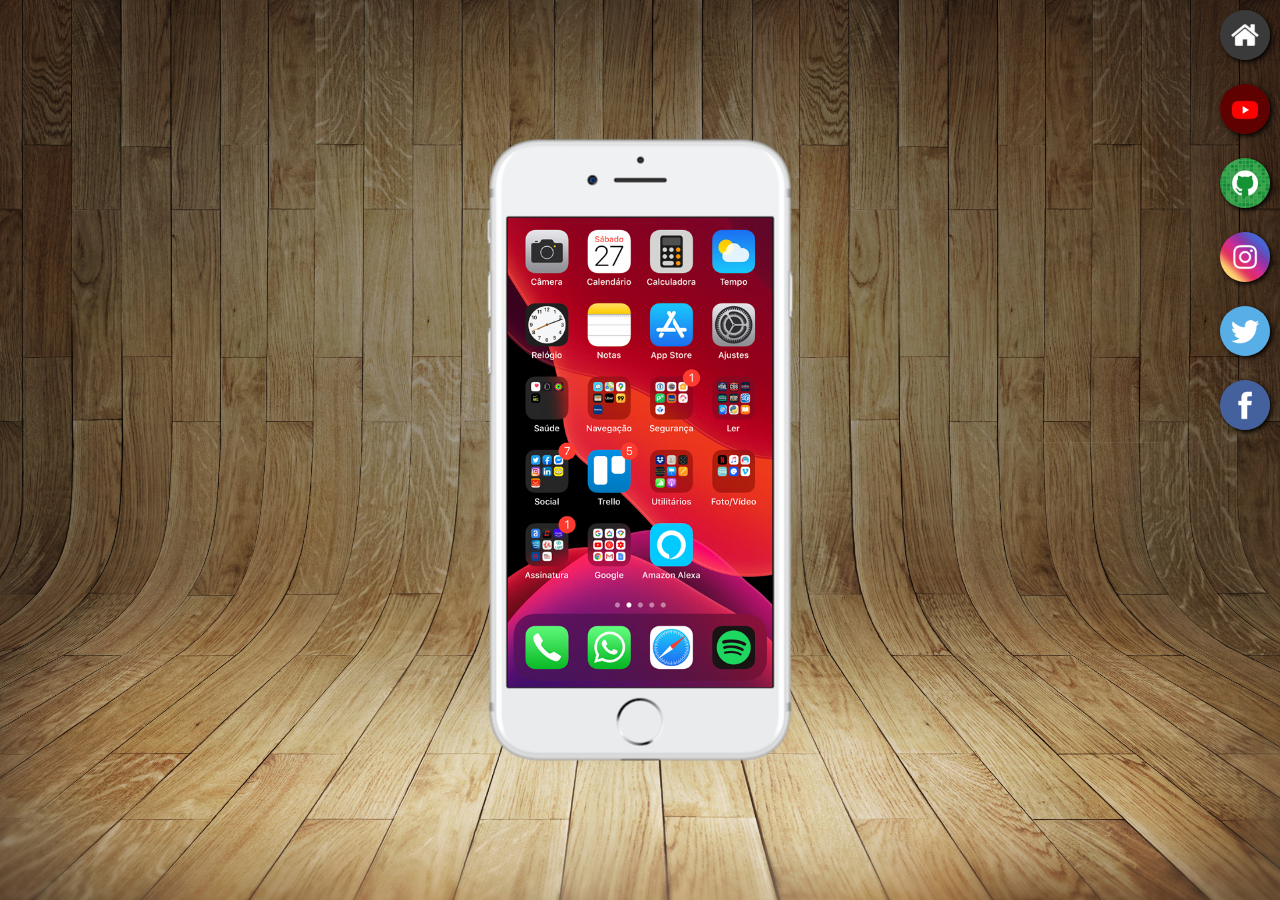
<file: index.html>
<!DOCTYPE html>
<html lang="pt-br">

<head>
  <meta charset="UTF-8" />
  <meta name="viewport" content="width=device-width, initial-scale=1.0" />
  <title>Redes Sociais</title>
  <link rel="shortcut icon" href="favicon.ico" type="image/x-icon" />
  <link rel="stylesheet" href="styles/style.css" />
</head>

<body>
  <main>
    <section id="telefone">
      <iframe src="home.html" name="tela" id="tela" frameborder="0">
        navegado incompativel
      </iframe>
    </section>
    <section id="redes-sociais">
      <a href="home.html" target="tela"><img src="imagens/logo-home.jpg" alt="home" /></a>
      <br />
      <a href="youtube.html" target="tela"><img src="imagens/logo-youtube.jpg" alt="youtube" /></a>
      <br />
      <a href="github.html" target="tela"><img src="imagens/logo-github.jpg" alt="instagram" /></a>
      <br />
      <a href="instagram.html" target="tela"><img src="imagens/logo-instagram.jpg" alt="instagram" /></a>
      <br />
      <a href="twitter.html" target="tela"><img src="imagens/logo-twitter.jpg" alt="twitter" /></a>
      <br />
      <a href="facebook.html" target="tela"><img src="imagens/logo-facebook.jpg" alt="facebook" /></a>
      <br />
    </section>
  </main>
</body>

</html>
</file>
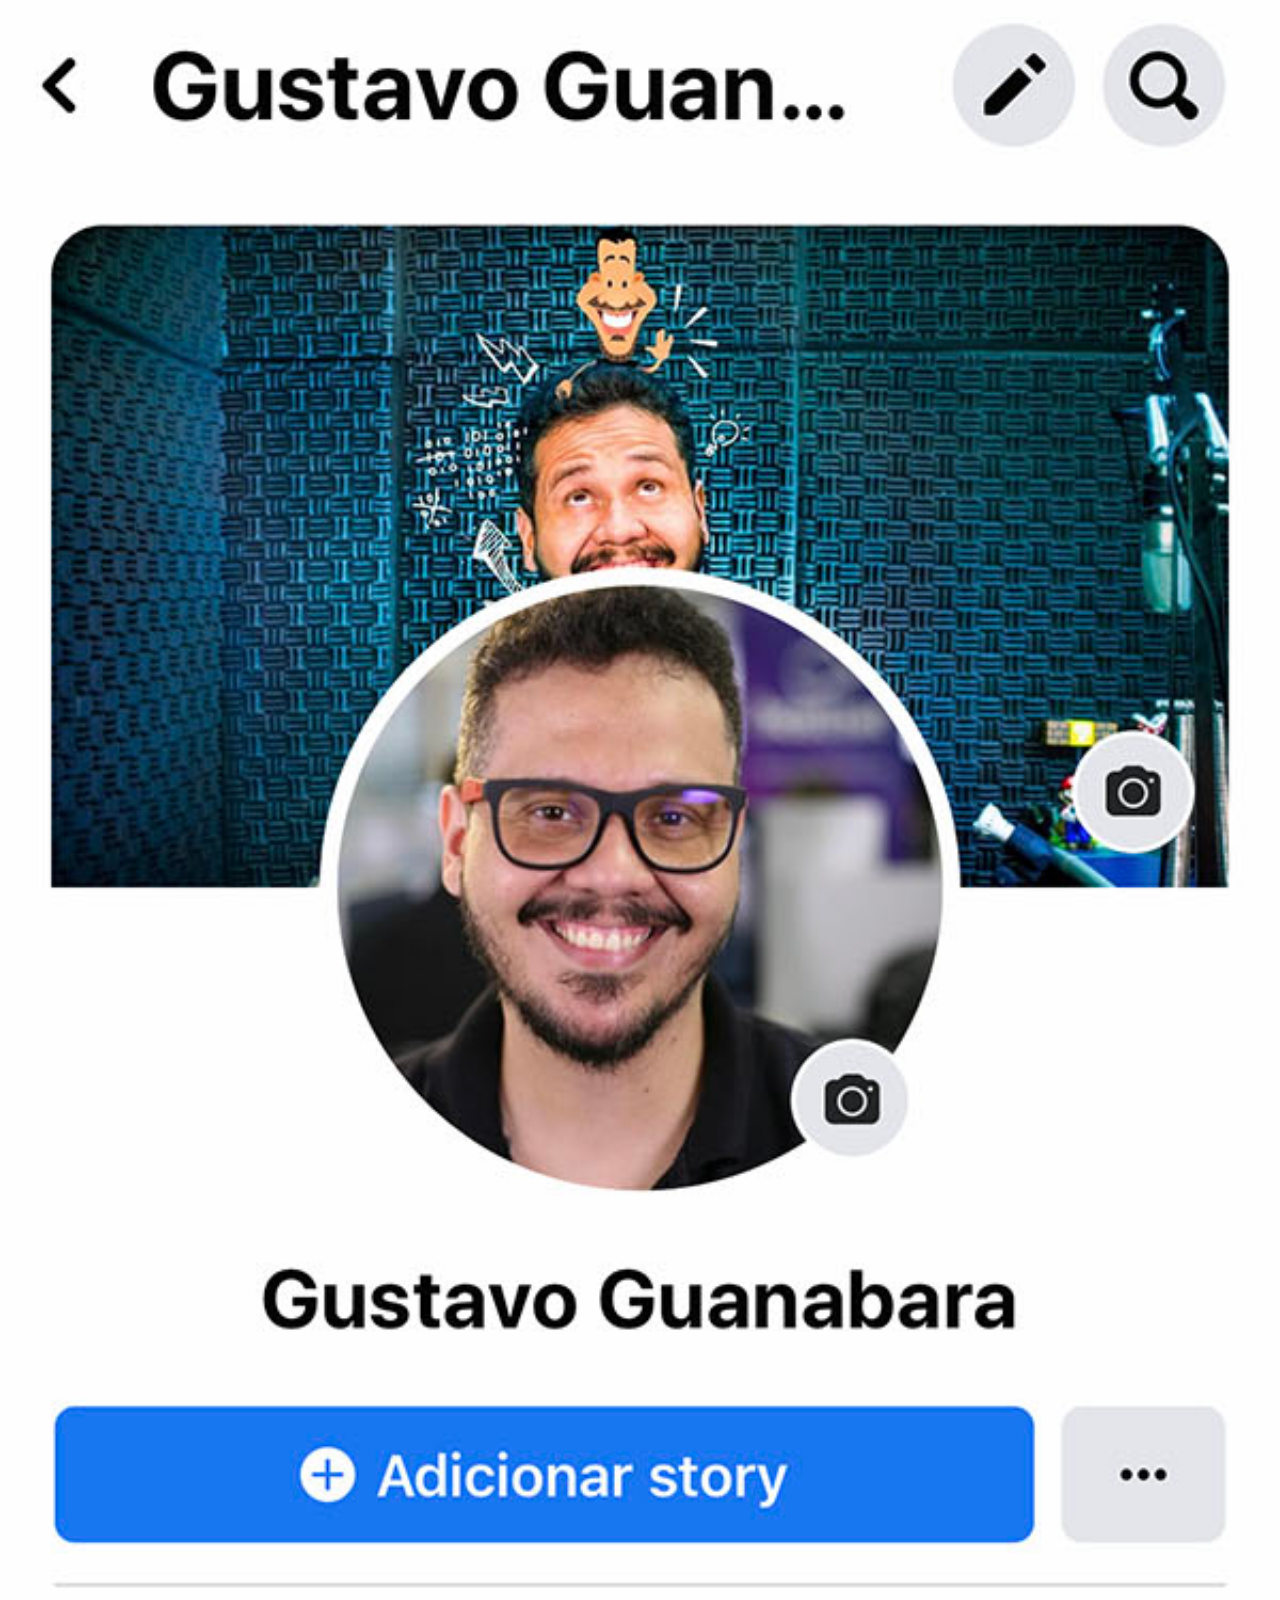
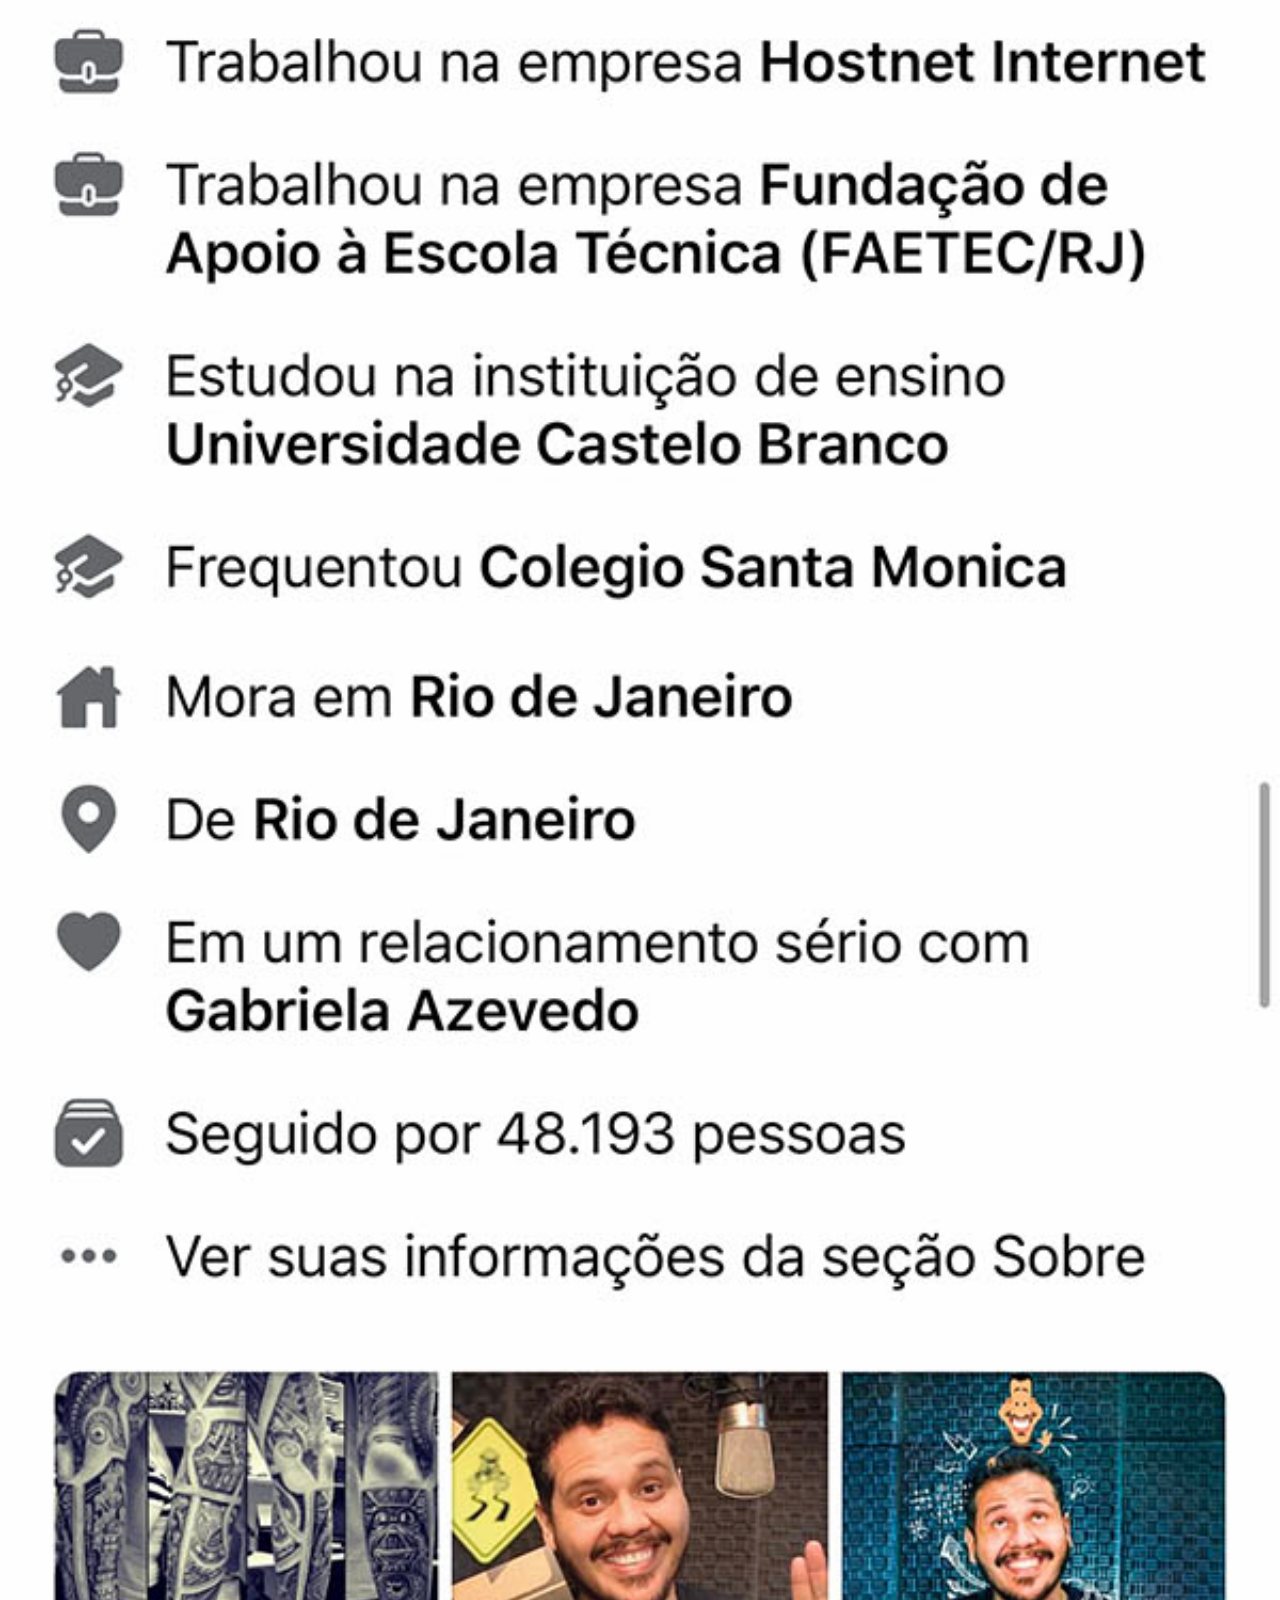
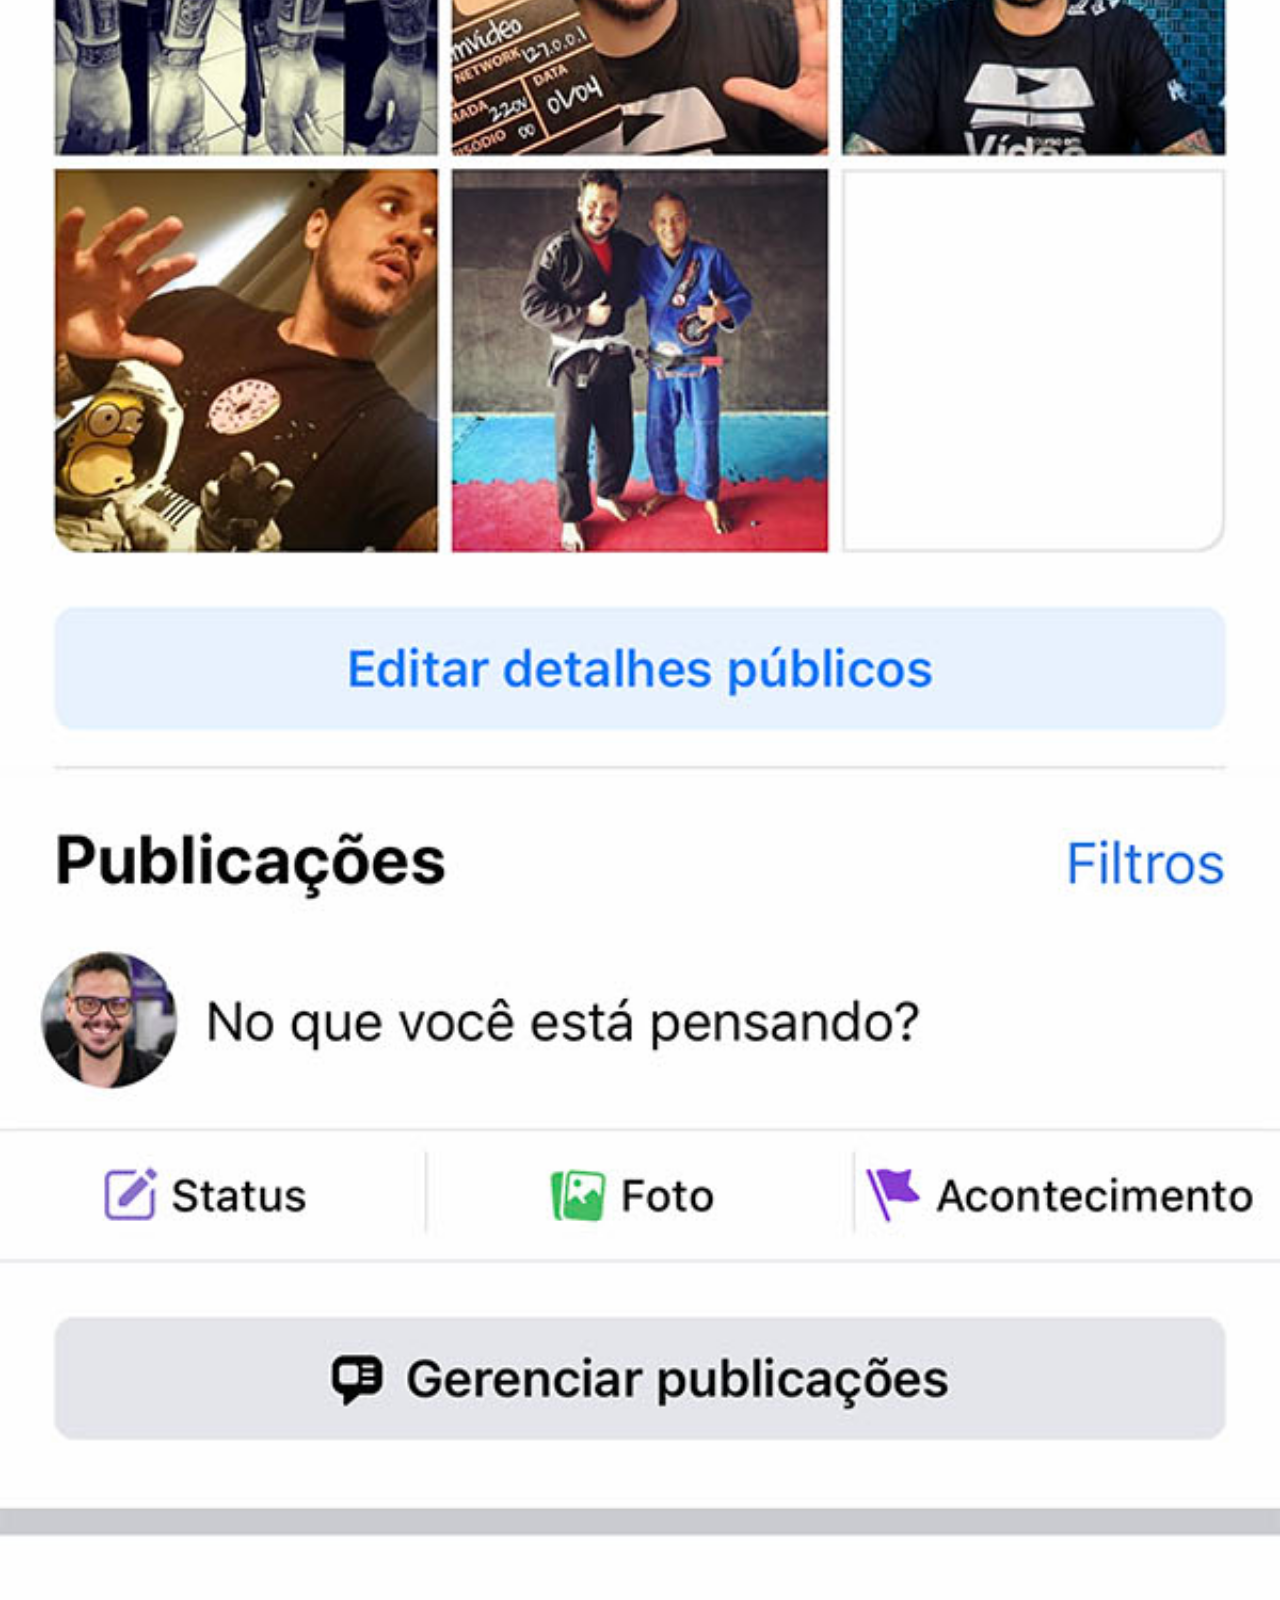
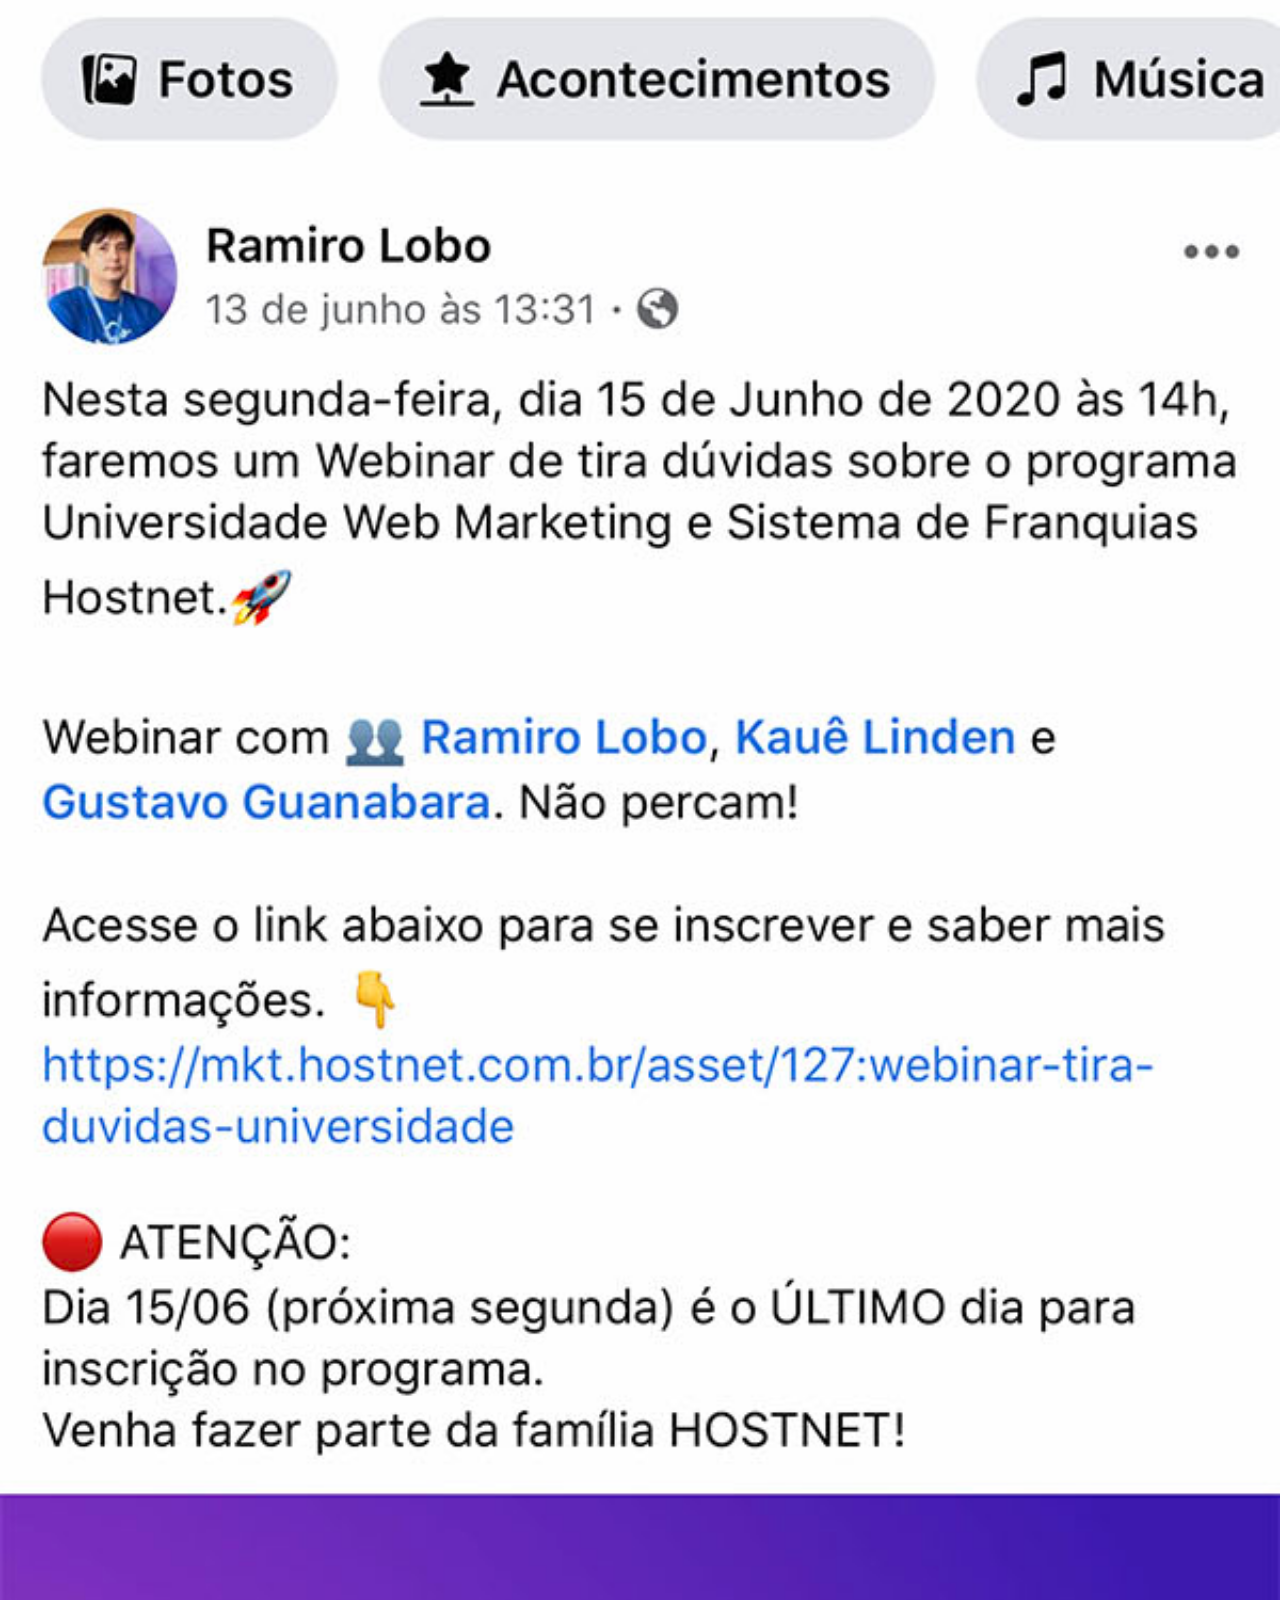
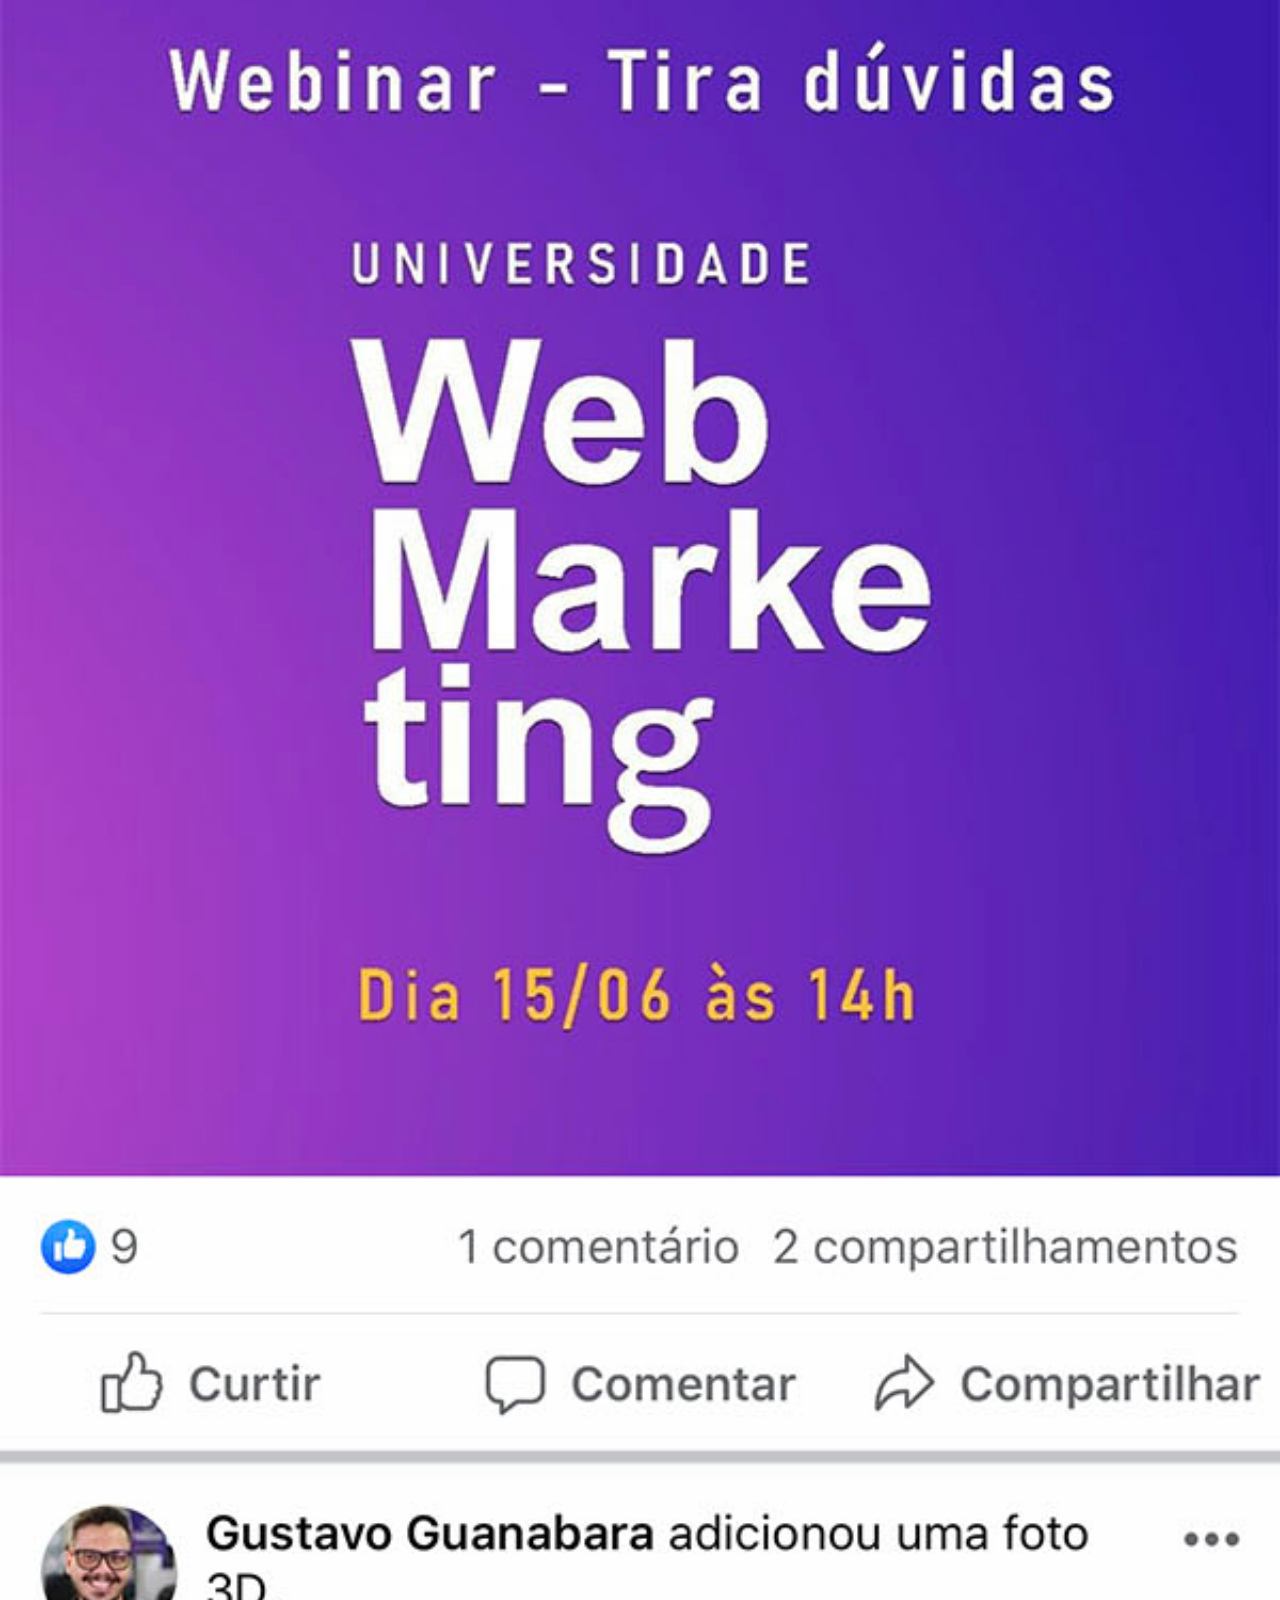
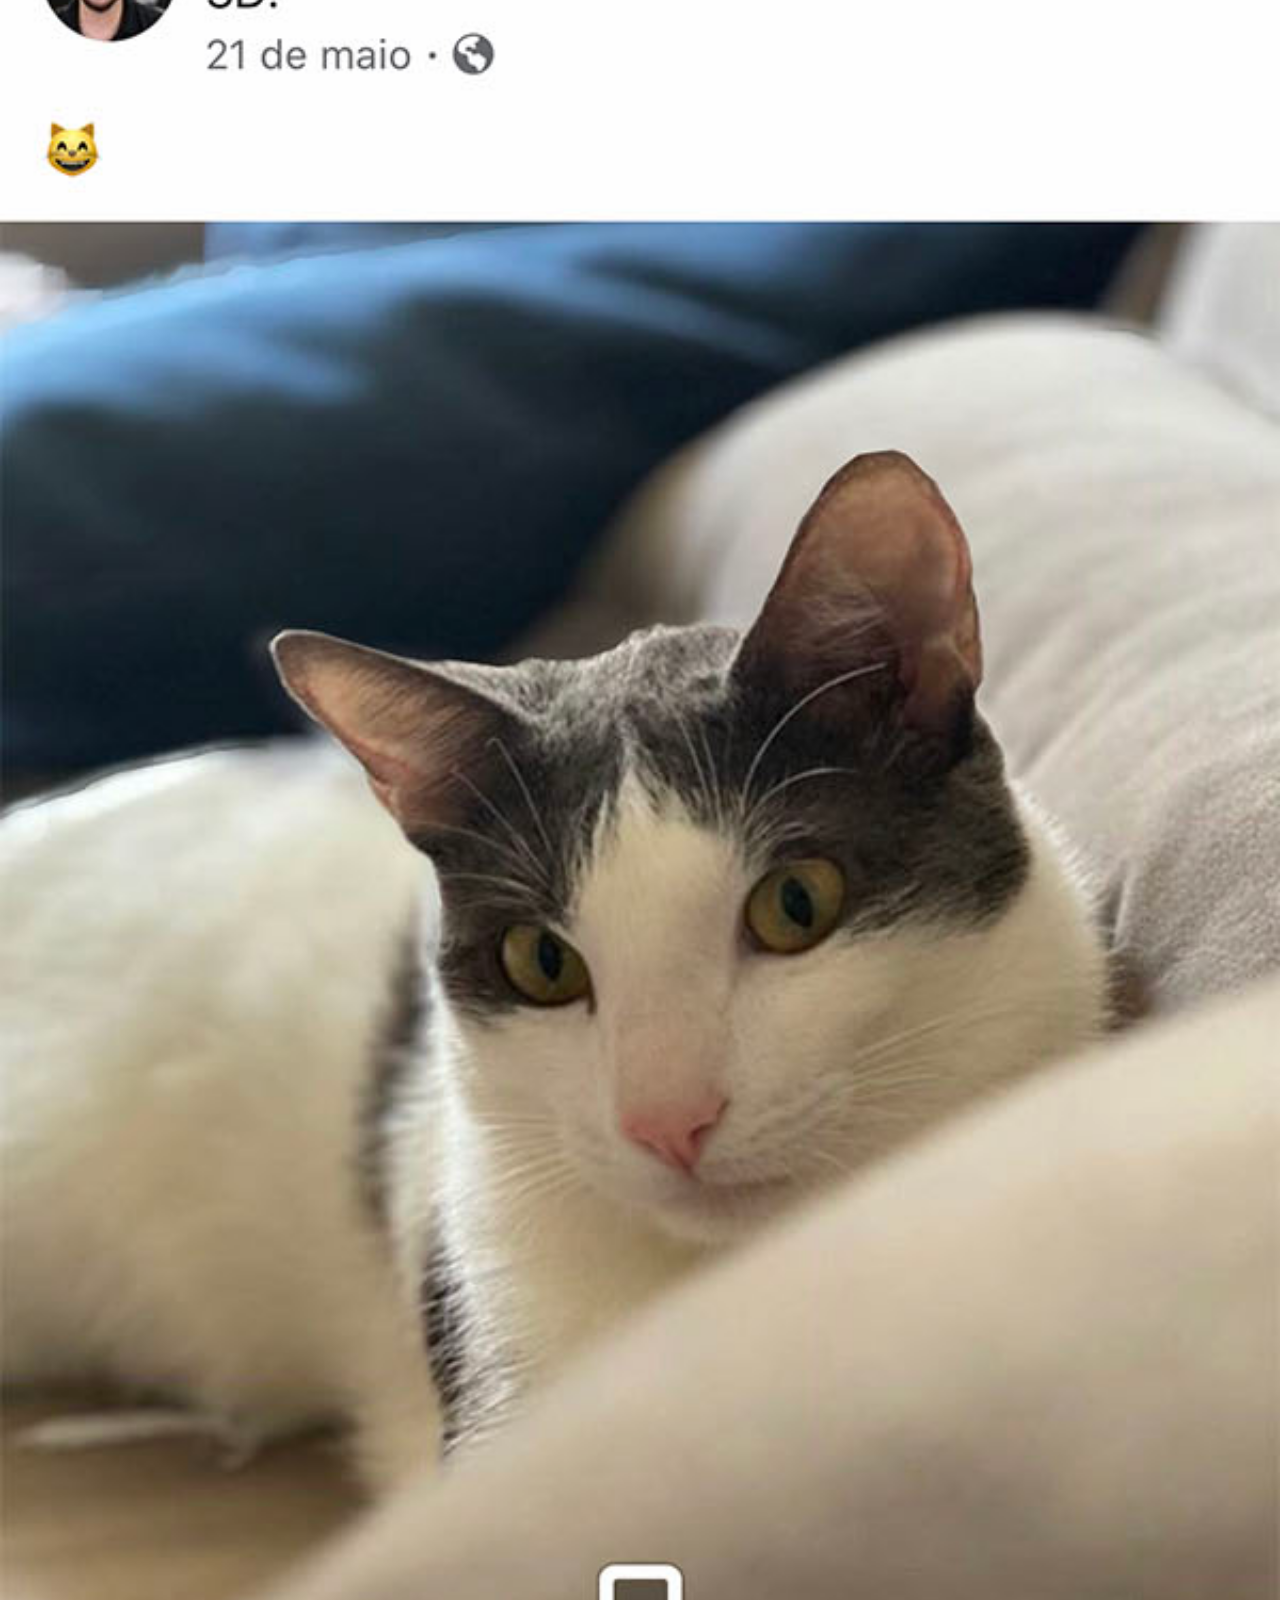
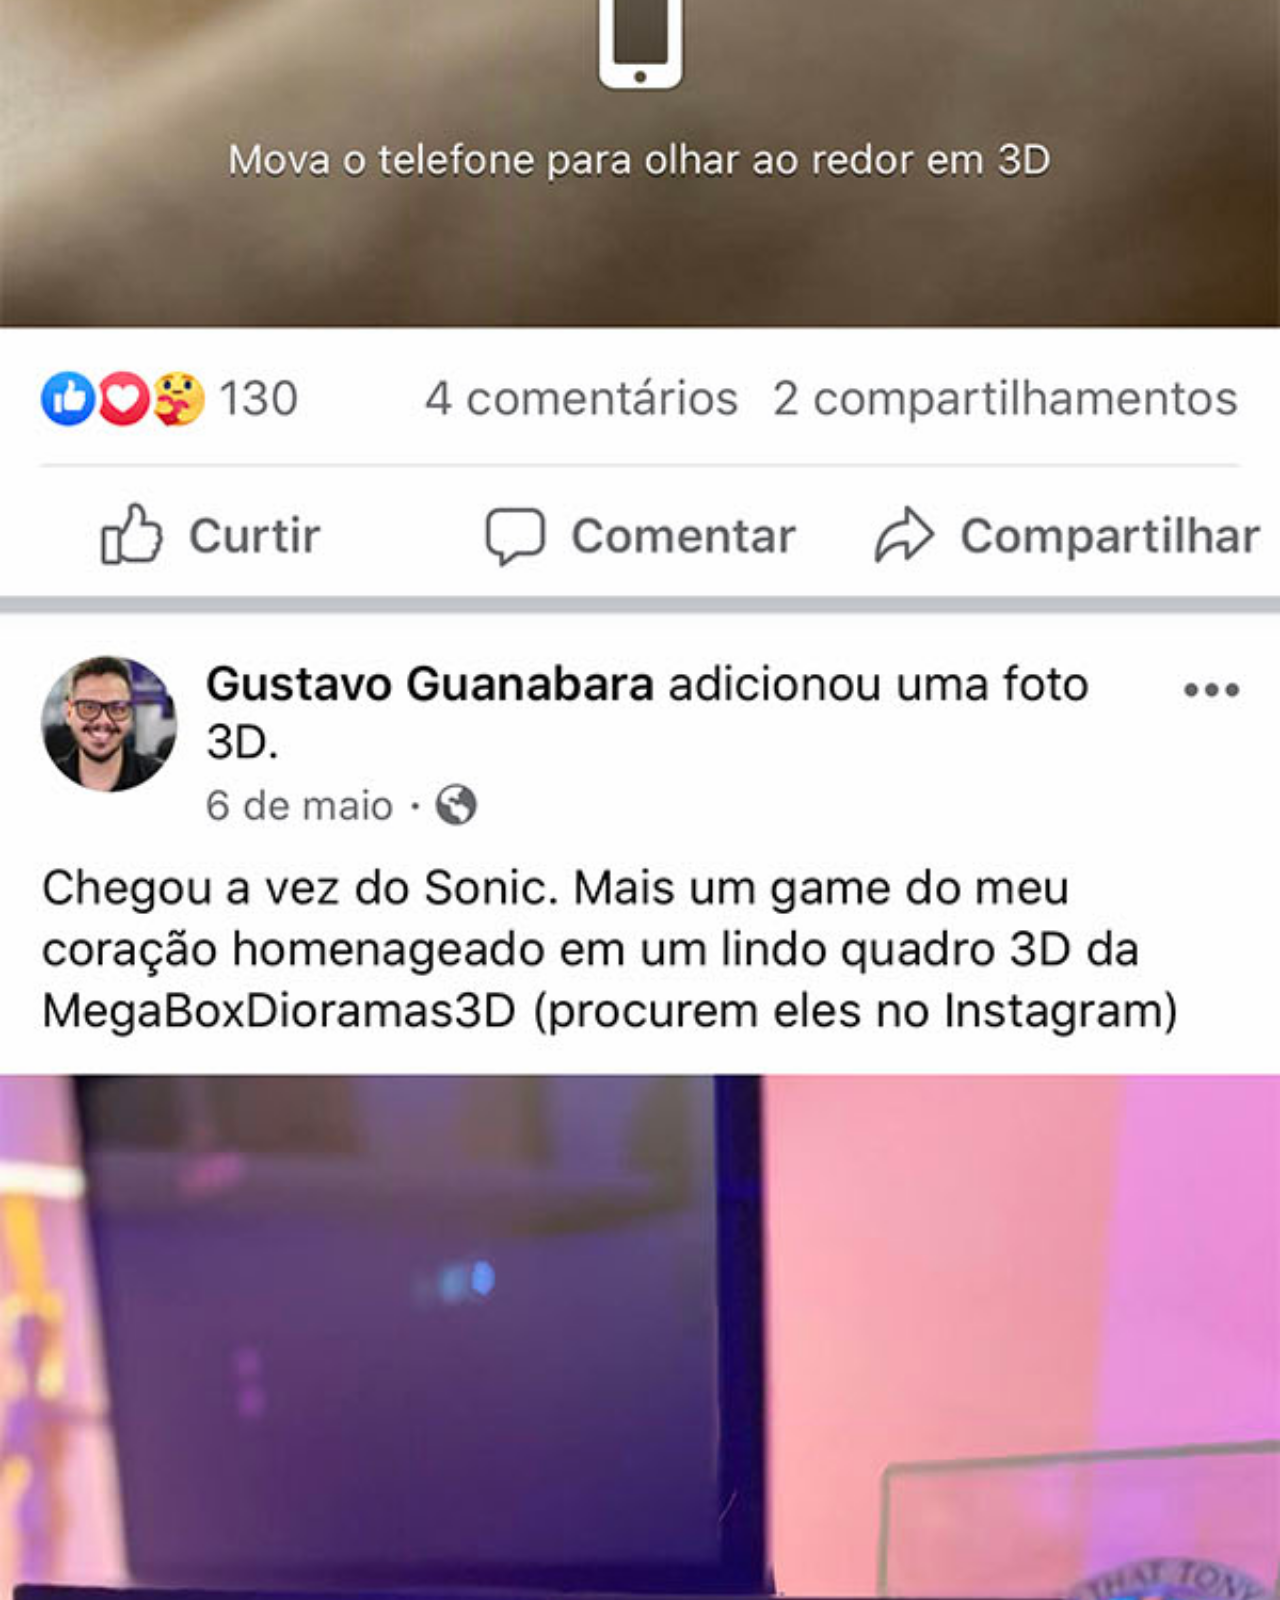
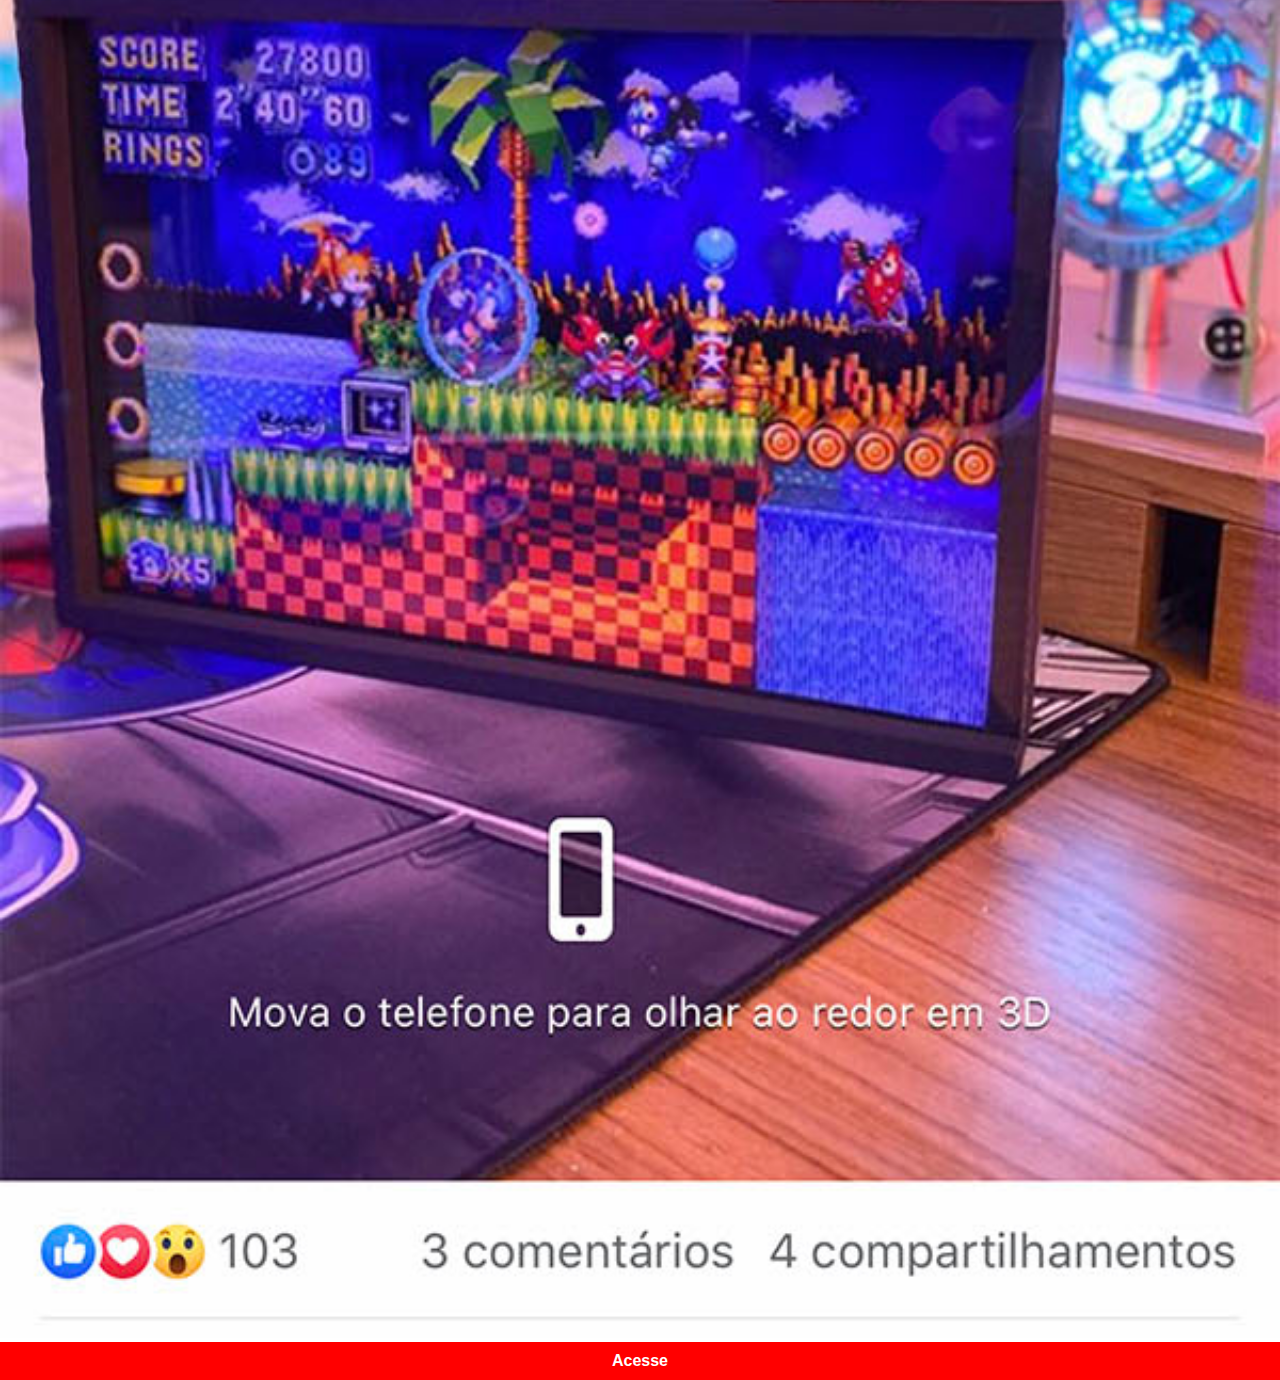
<file: facebook.html>
<!DOCTYPE html>
<html lang="pt-br">

<head>
  <meta charset="UTF-8" />
  <meta name="viewport" content="width=device-width, initial-scale=1.0" />
  <title>Youtube</title>
</head>
<link rel="stylesheet" href="styles/social.css" />

<body>
  <img src="imagens/tela-facebook.jpg" alt="facebook" />
  <a href="https://www.facebook.com">Acesse</a>
</body>

</html>
</file>
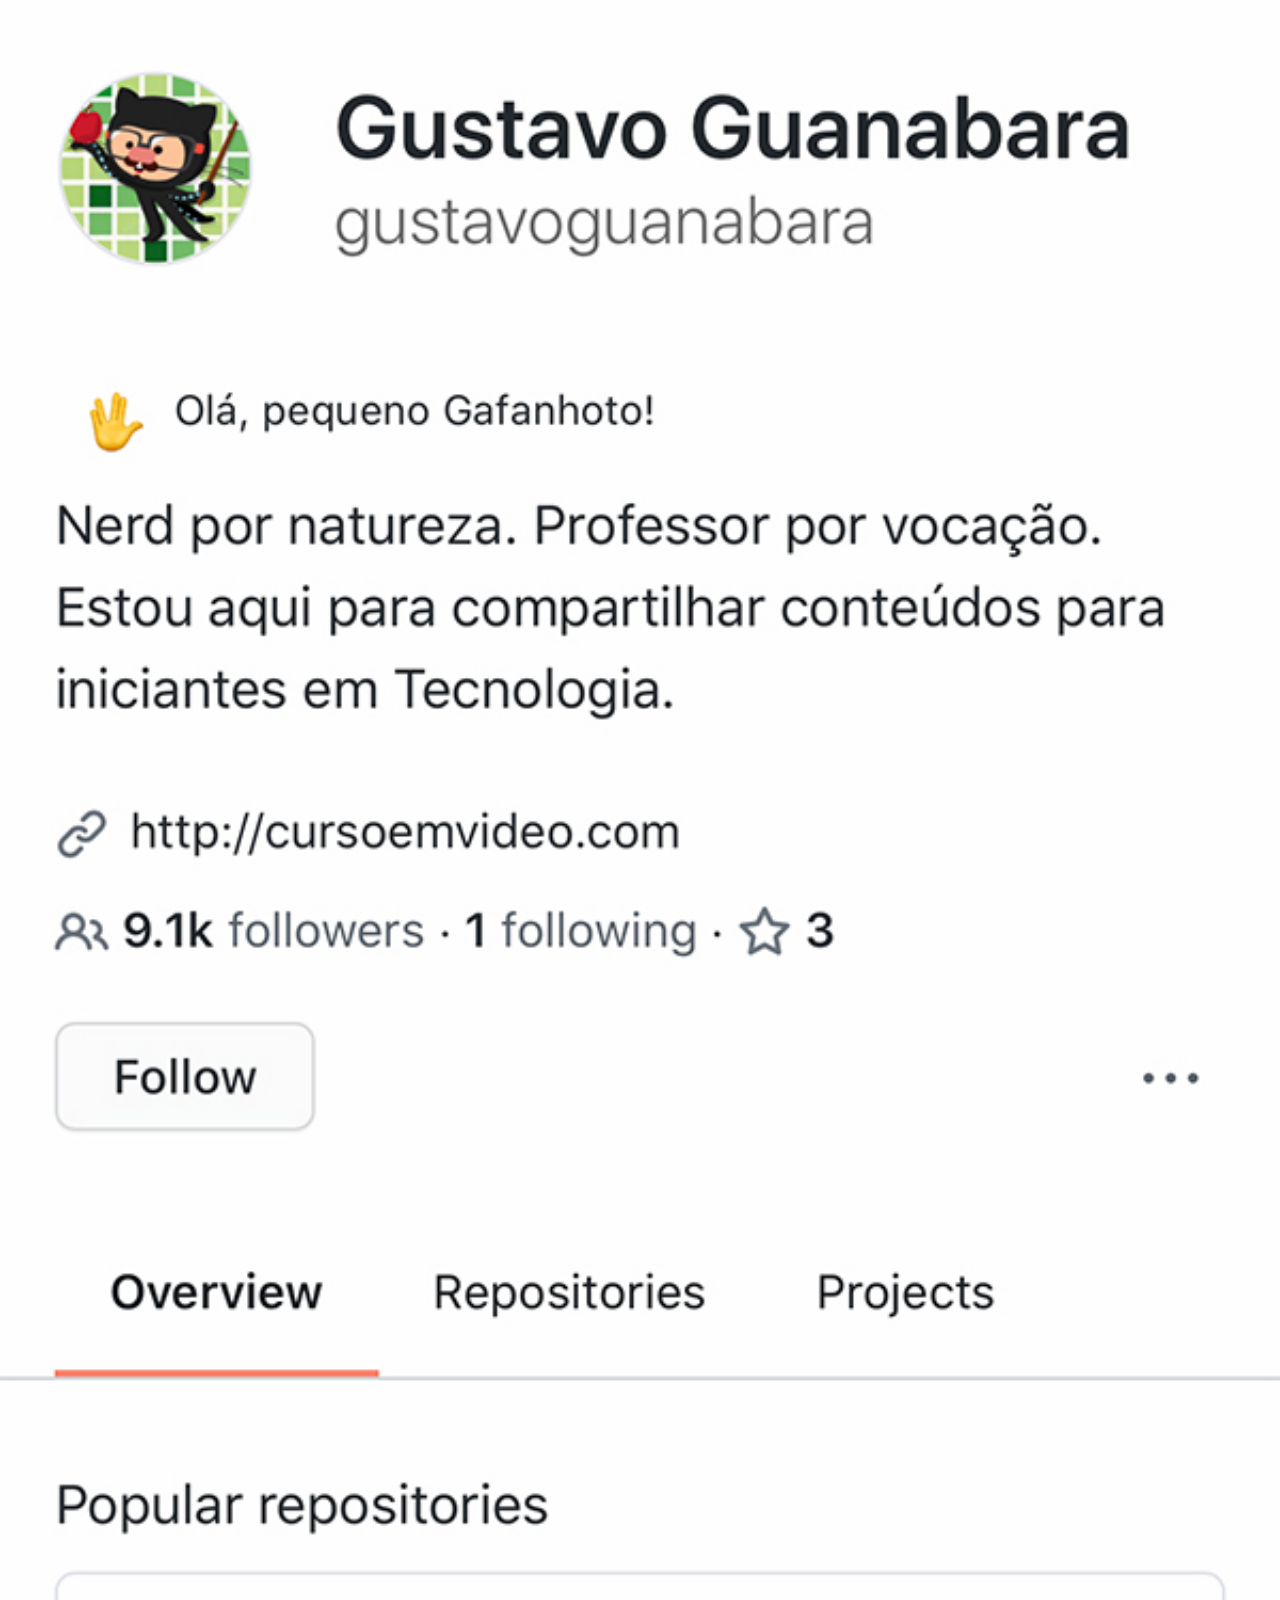
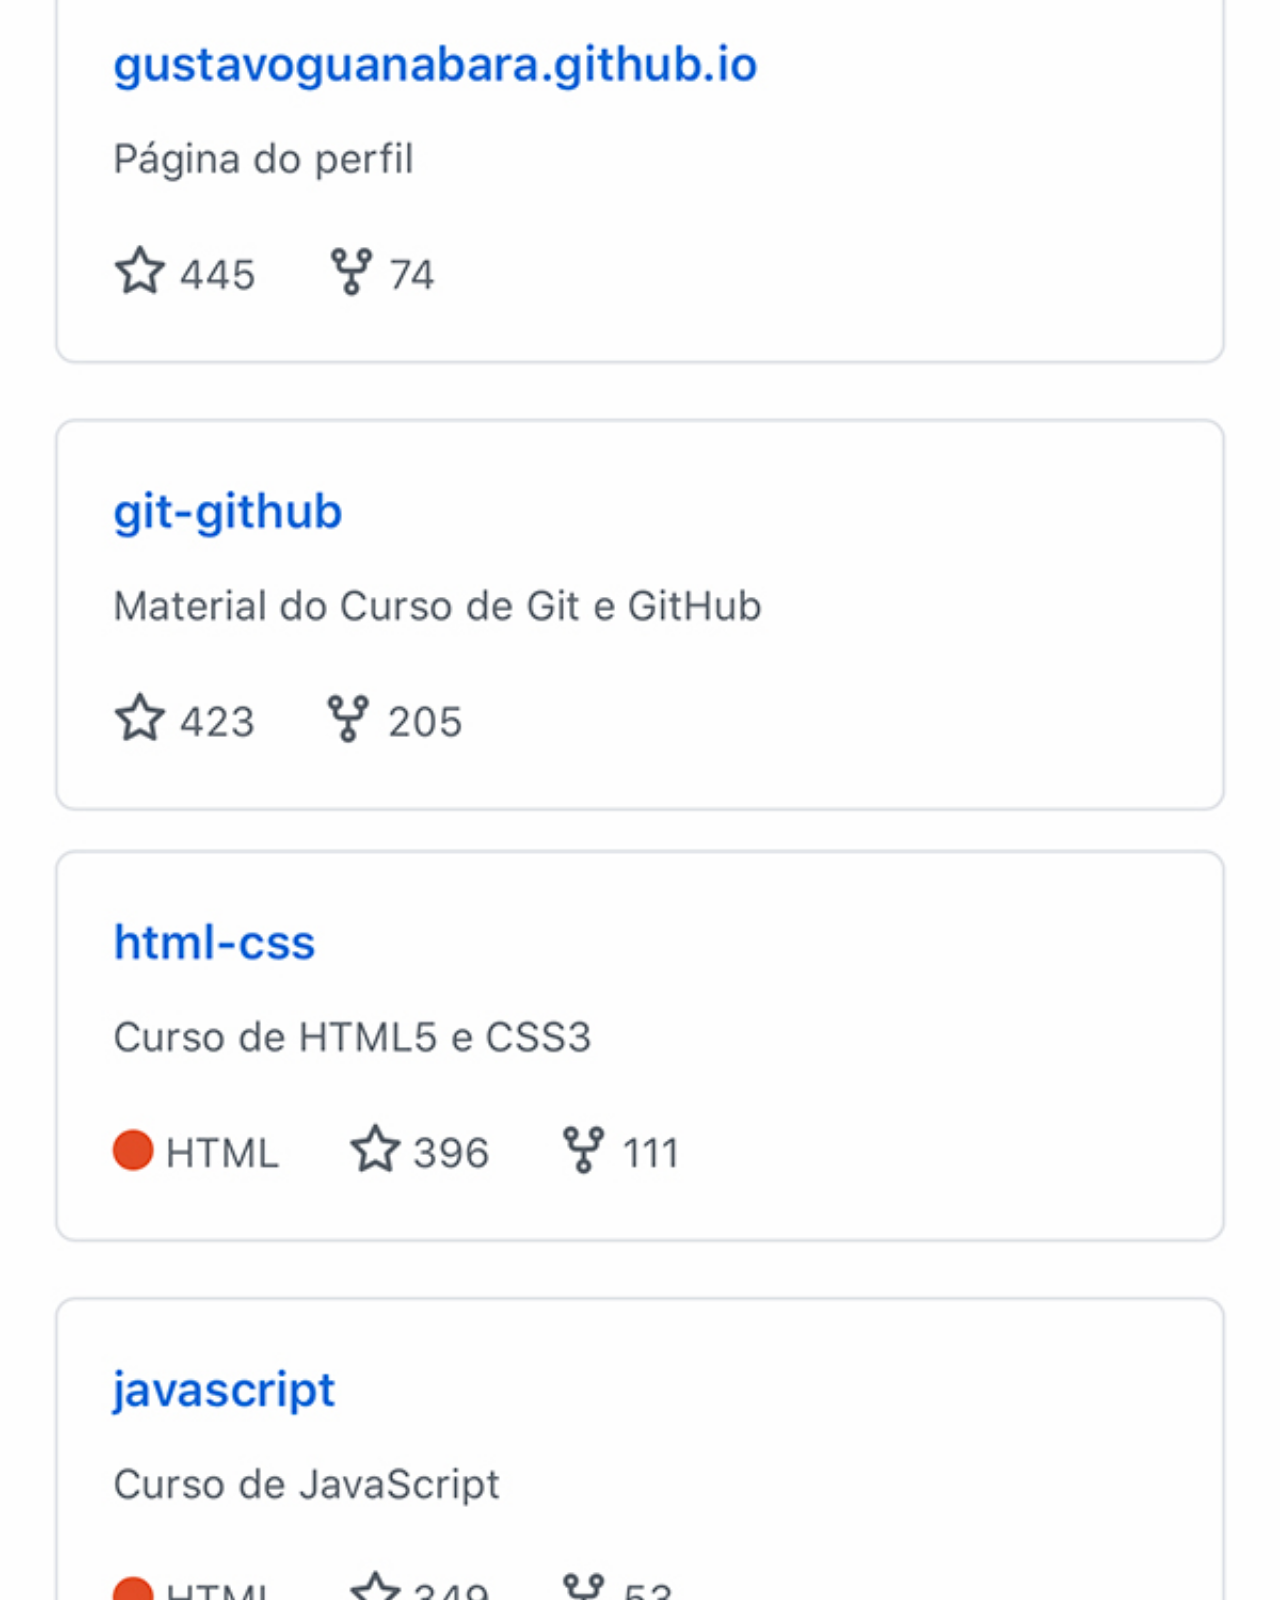
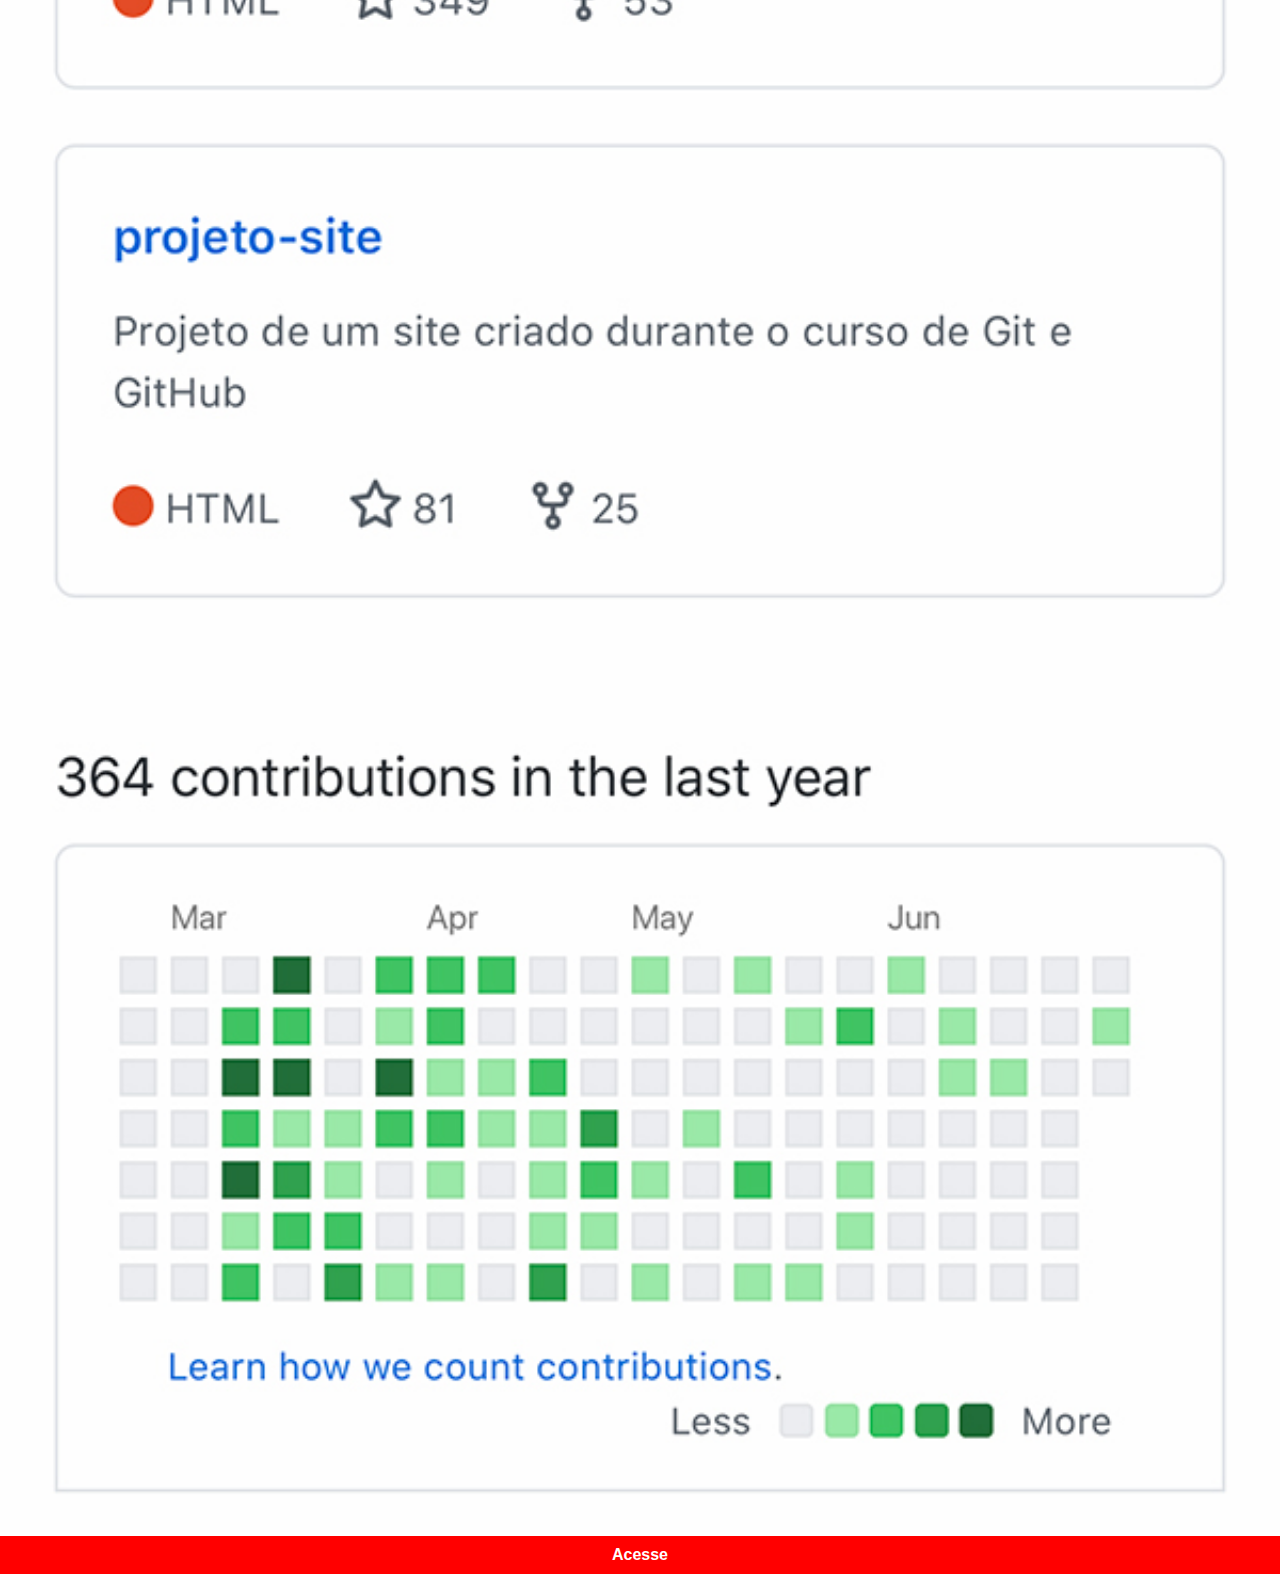
<file: github.html>
<!DOCTYPE html>
<html lang="pt-br">

<head>
  <meta charset="UTF-8" />
  <meta name="viewport" content="width=device-width, initial-scale=1.0" />
  <title>Youtube</title>
</head>
<link rel="stylesheet" href="styles/social.css" />

<body>
  <img src="imagens/tela-github.jpg" alt="github" />
  <a href="https://www.github.com/MZMS1510">Acesse</a>
</body>

</html>
</file>
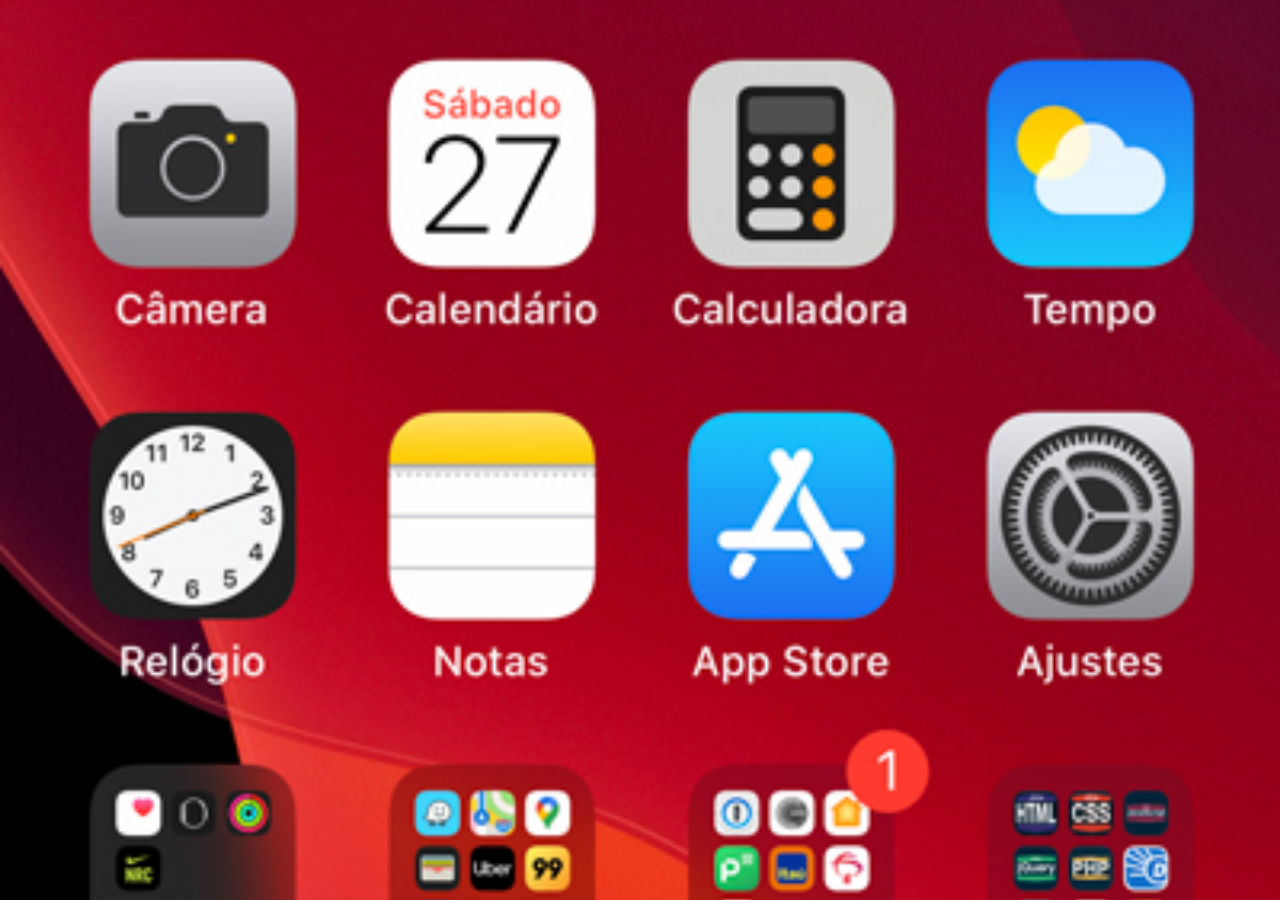
<file: home.html>
<!DOCTYPE html>
<html lang="en">

<head>
  <meta charset="UTF-8" />
  <meta name="viewport" content="width=device-width, initial-scale=1.0" />
  <title>Home</title>
</head>
<style>
  * {
    margin: 0;
    padding: 0;
  }

  body {
    width: 100vw;
    height: 100vh;
    background: black url("imagens/tela-home.jpg") no-repeat top center;
    background-size: cover;
  }
</style>

<body></body>

</html>
</file>
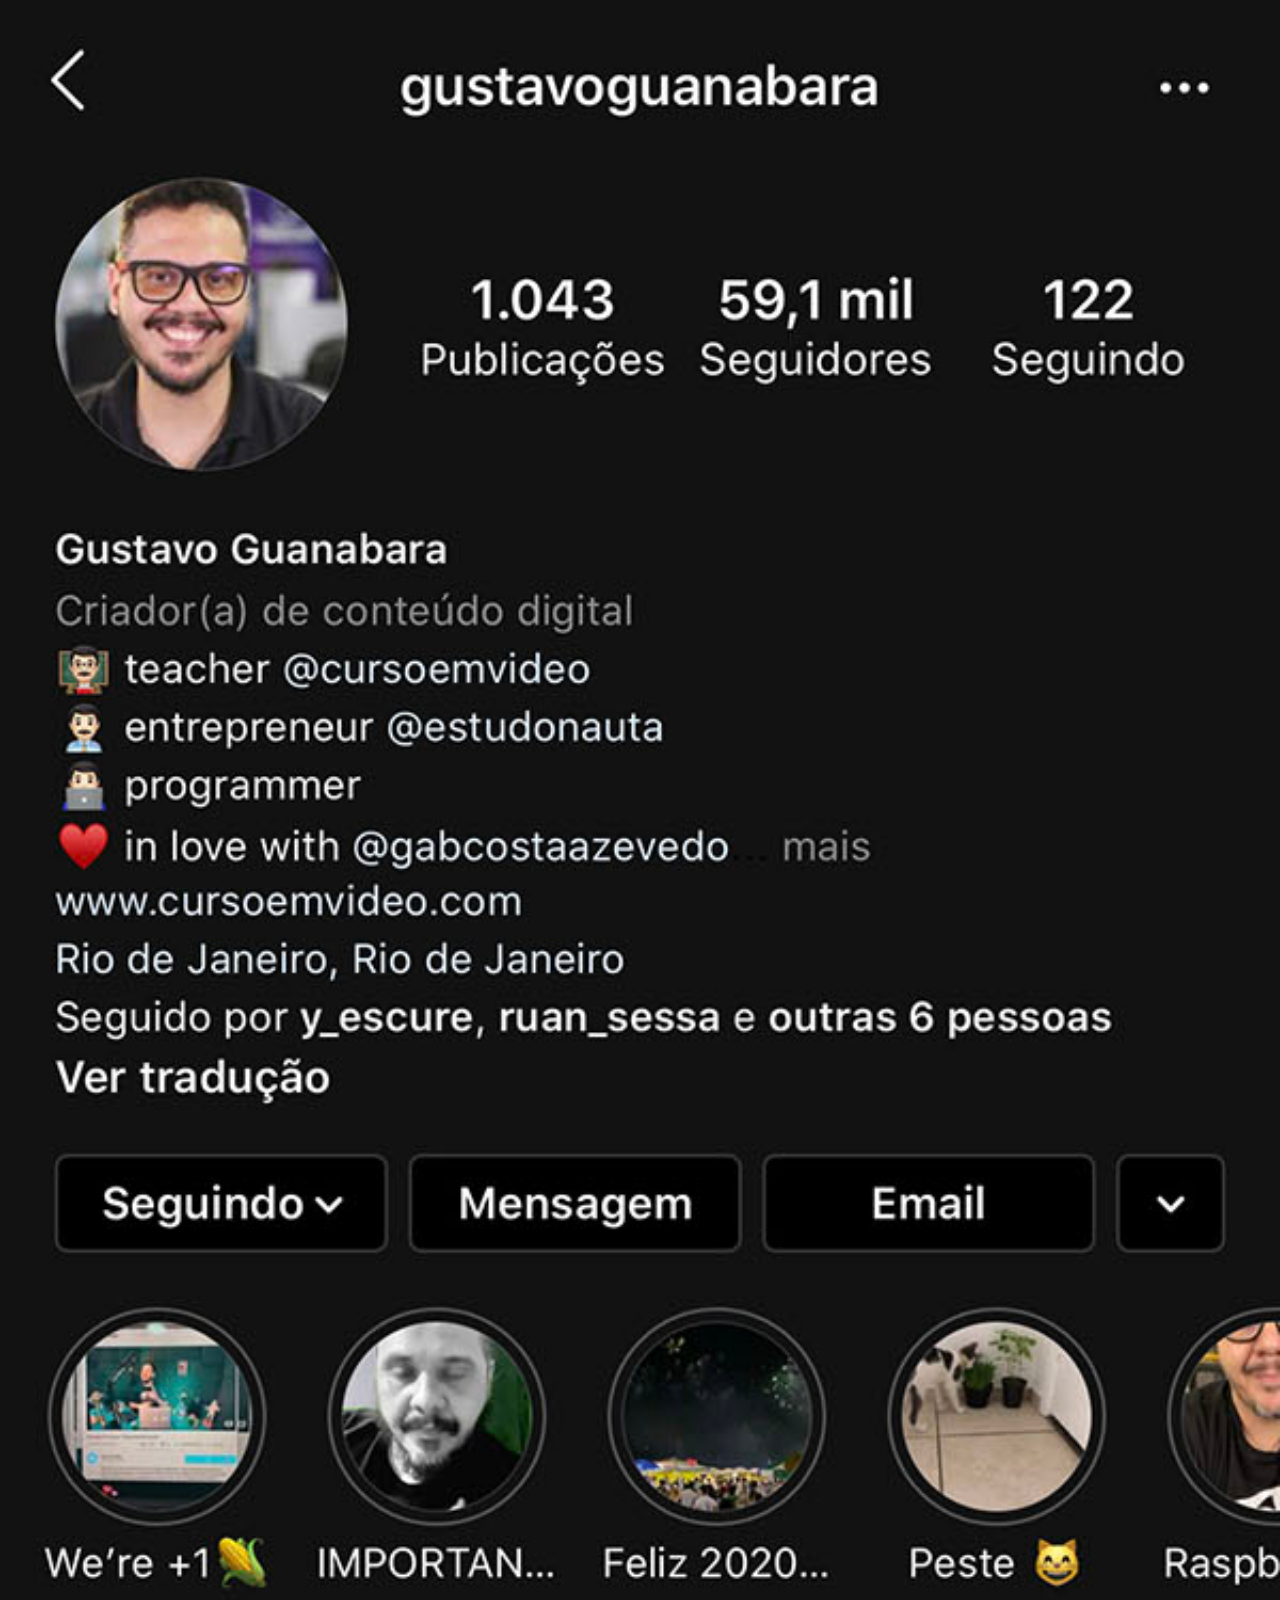
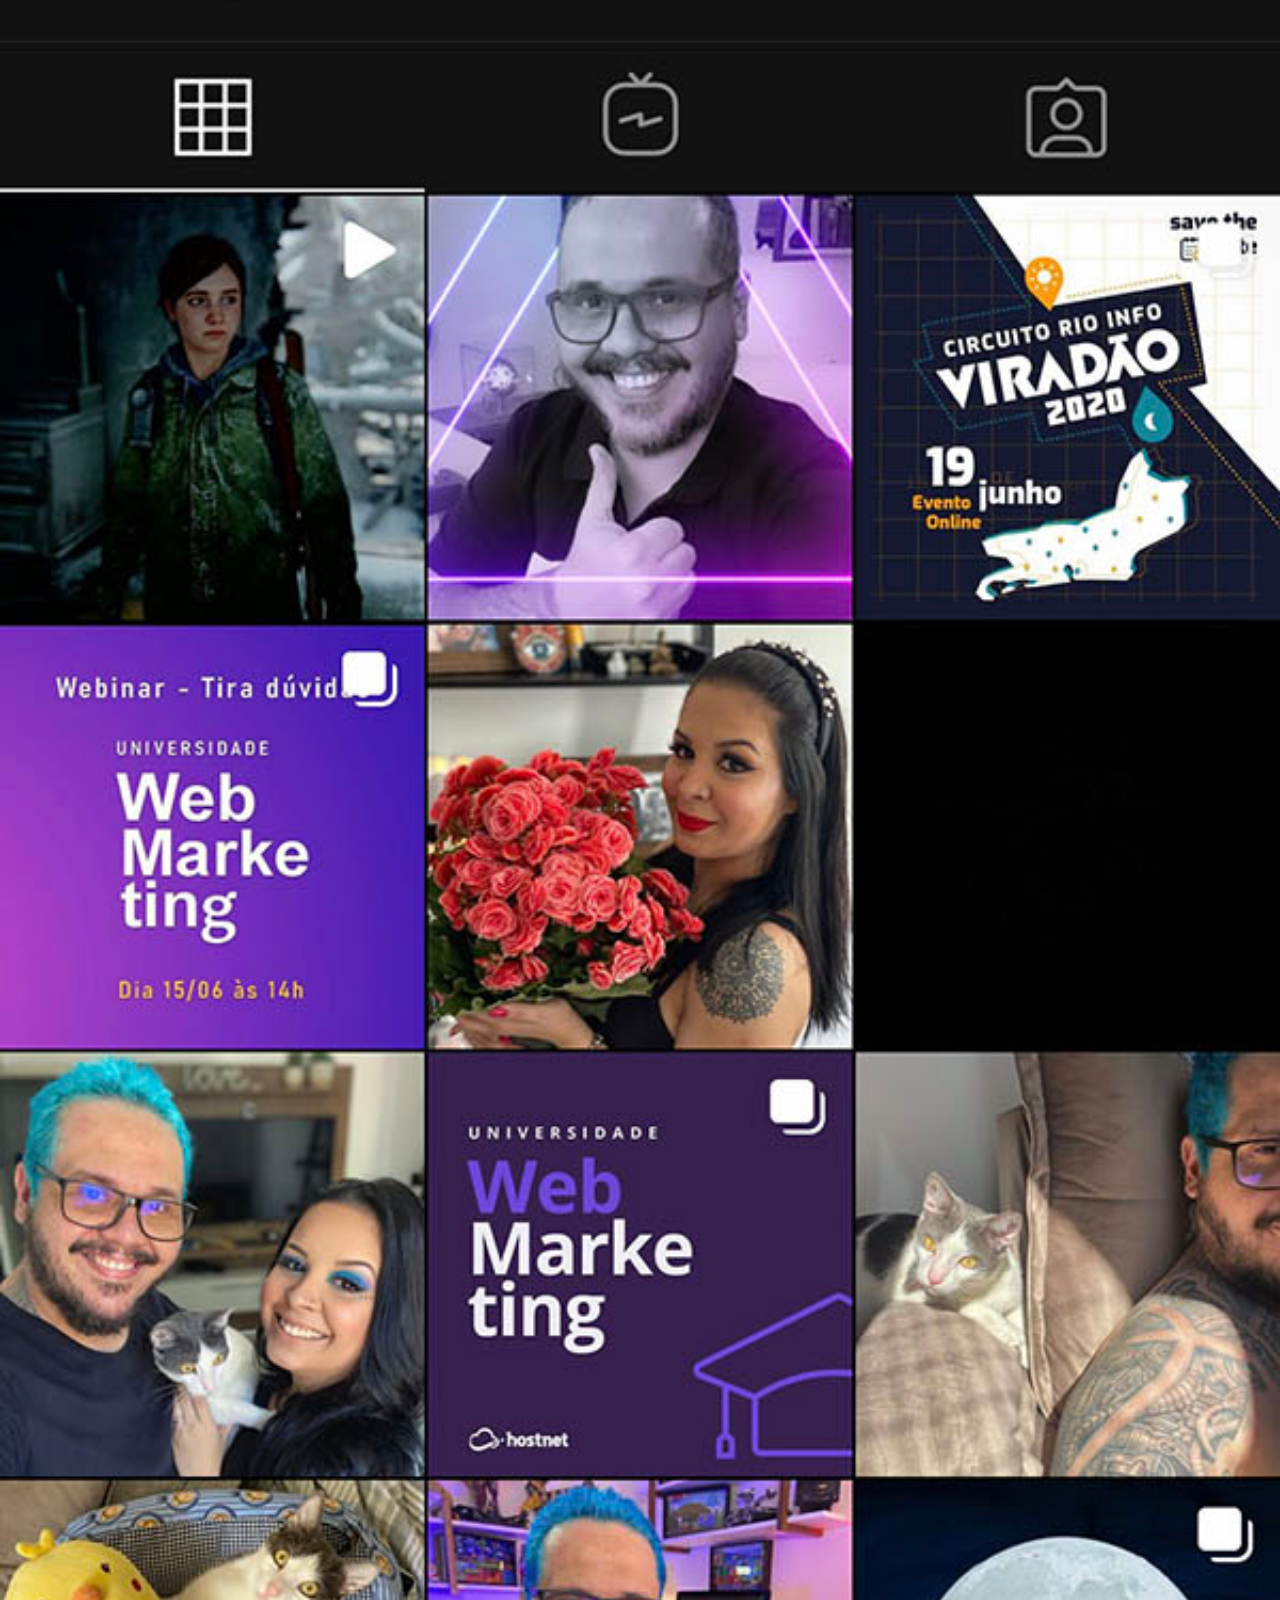
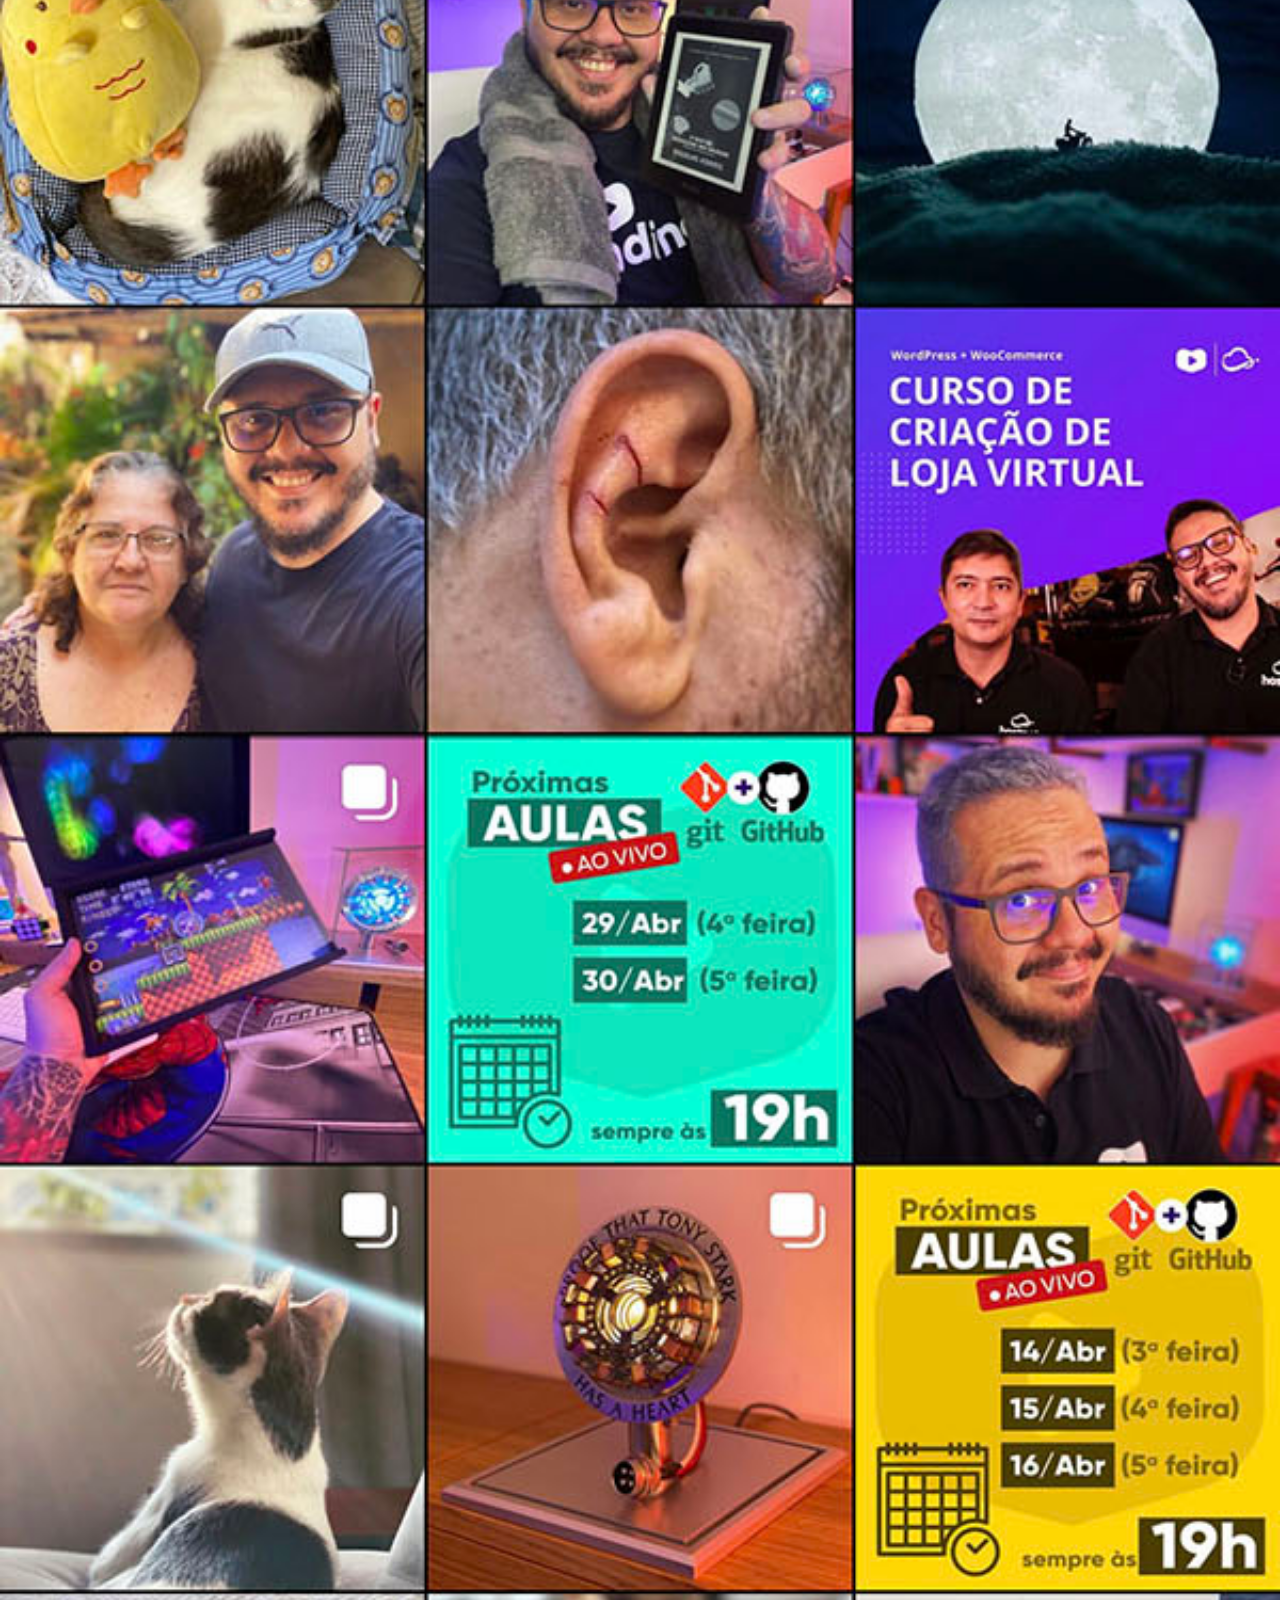
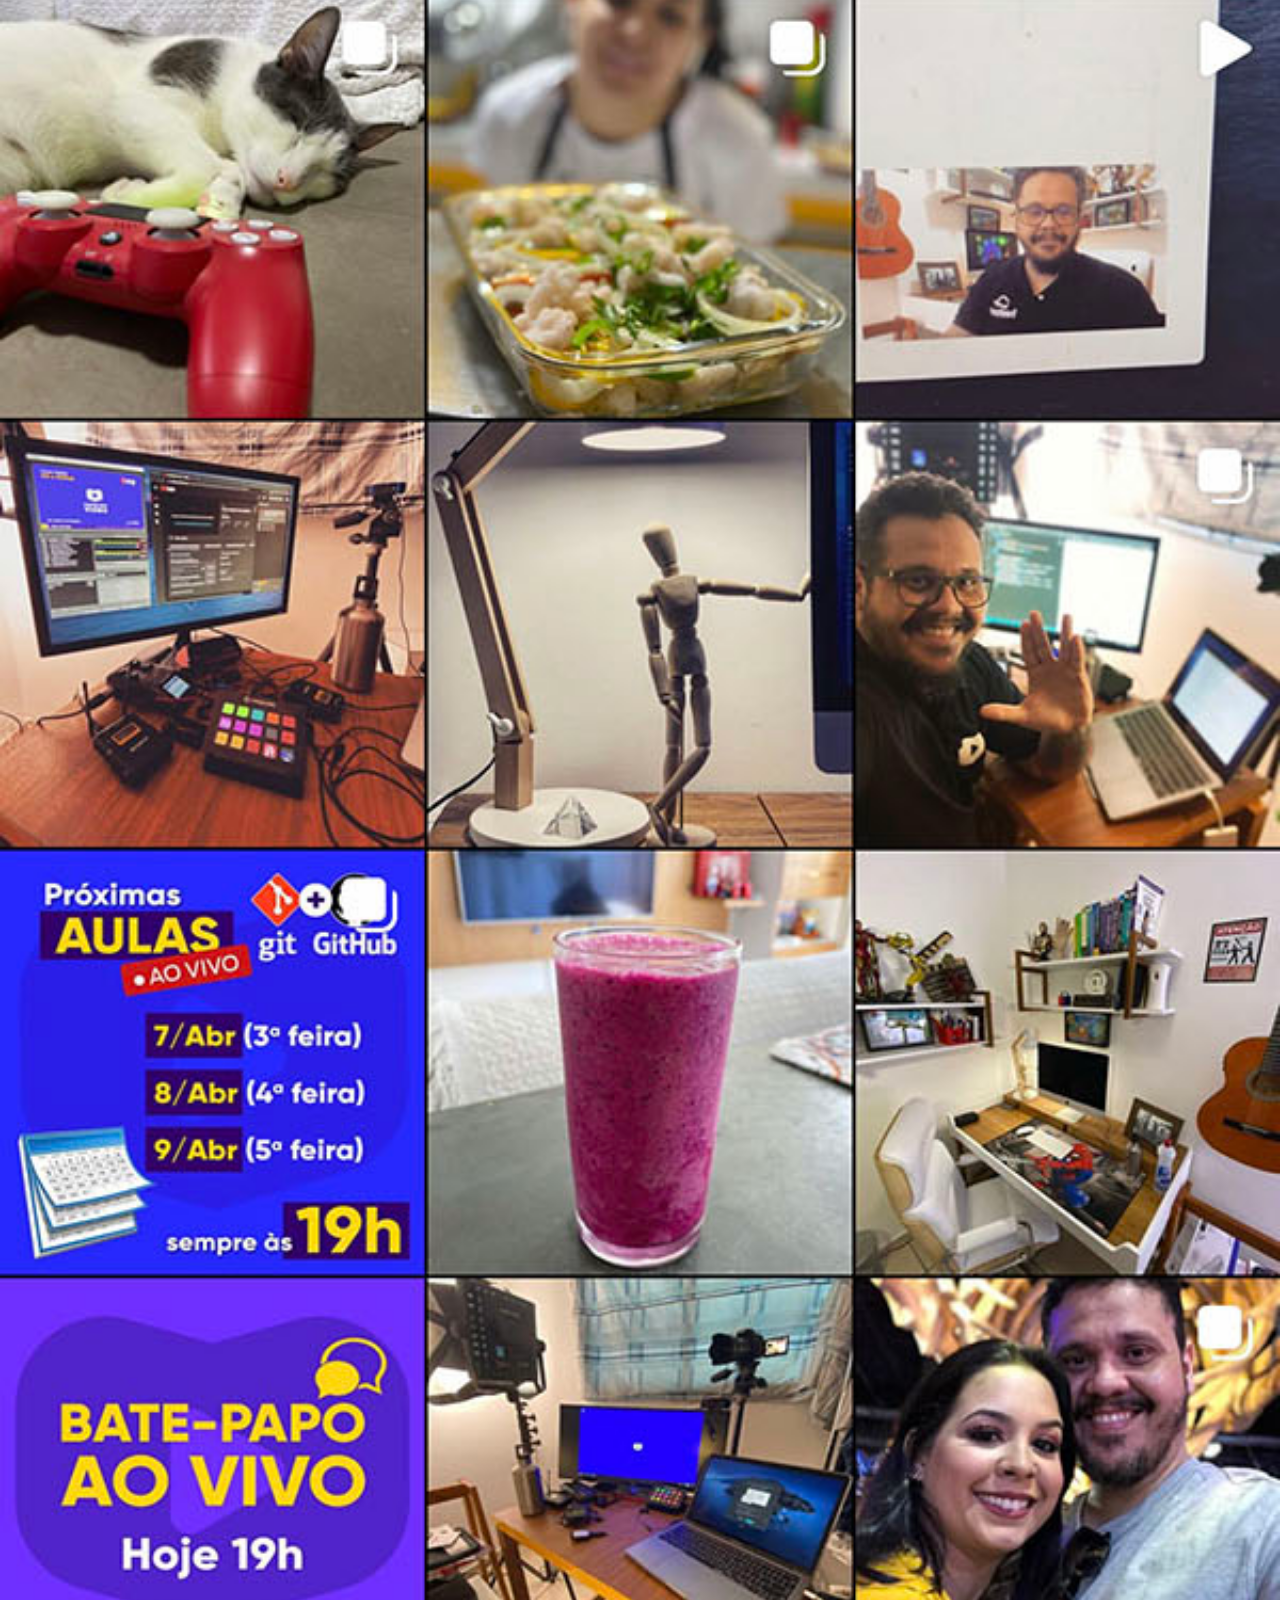
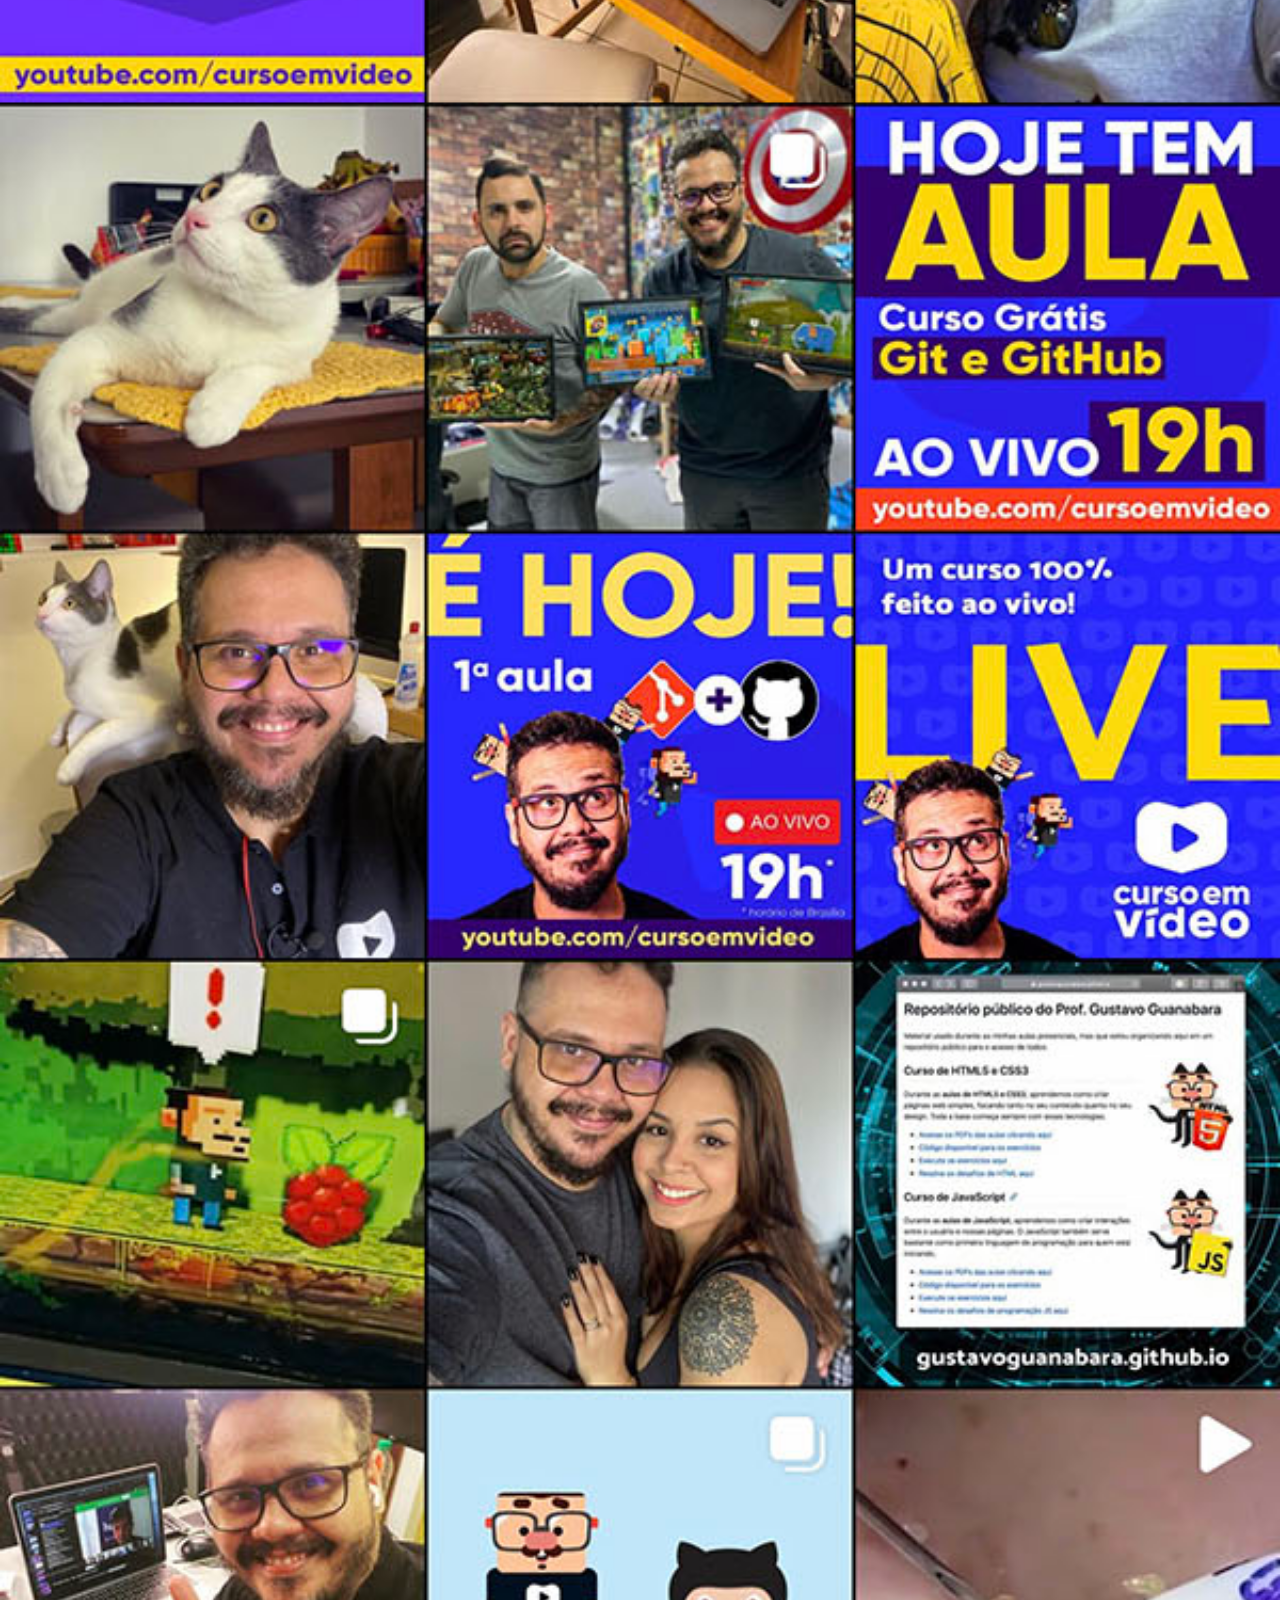
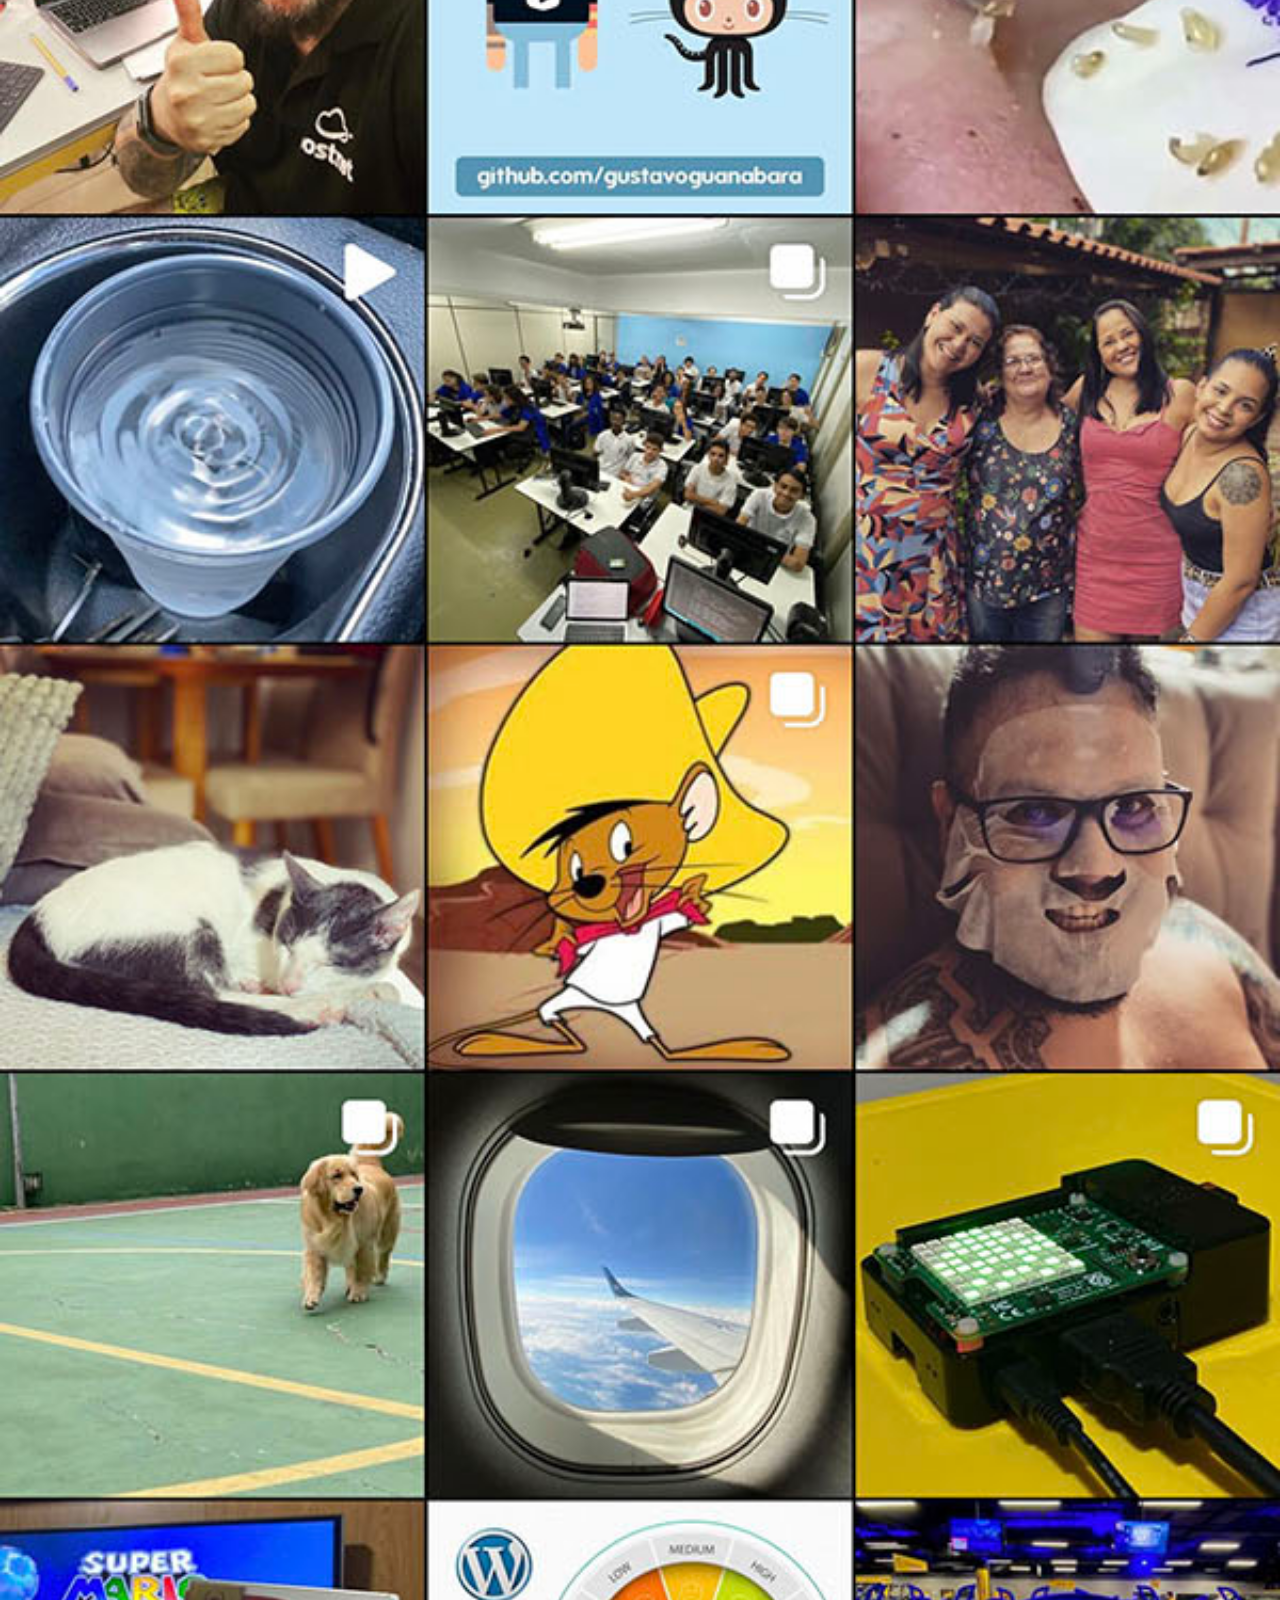
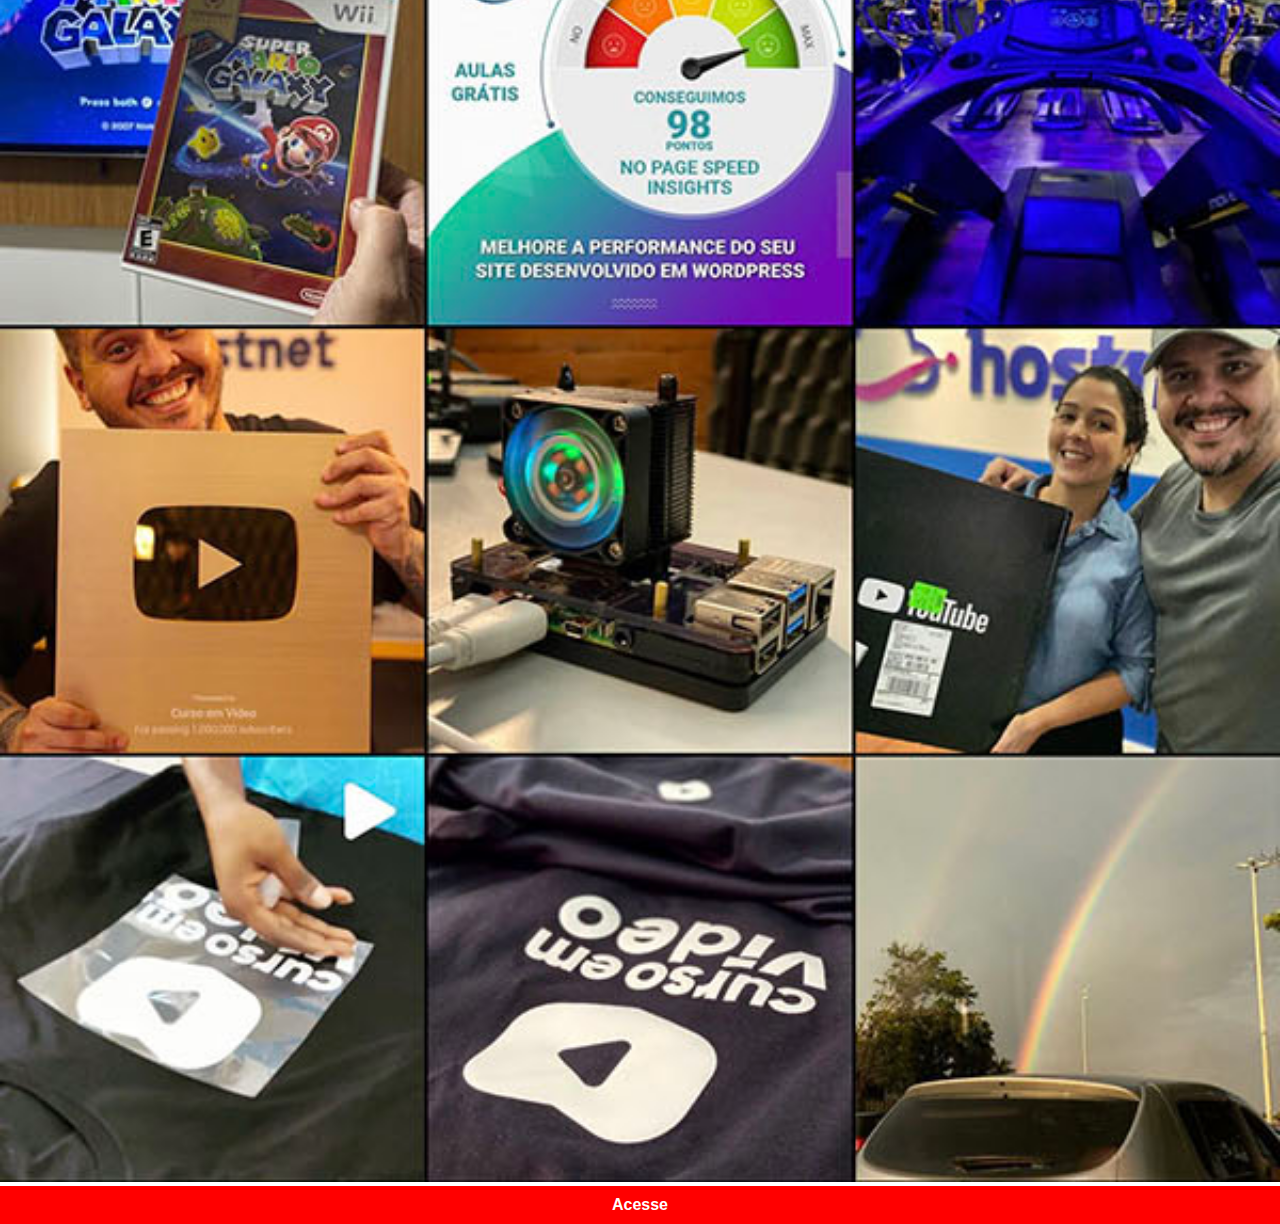
<file: instagram.html>
<!DOCTYPE html>
<html lang="pt-br">

<head>
  <meta charset="UTF-8" />
  <meta name="viewport" content="width=device-width, initial-scale=1.0" />
  <title>Youtube</title>
</head>
<link rel="stylesheet" href="styles/social.css" />

<body>
  <img src="imagens/tela-instagram.jpg" alt="instagram" />
  <a href="https://www.instagram.com">Acesse</a>
</body>

</html>
</file>
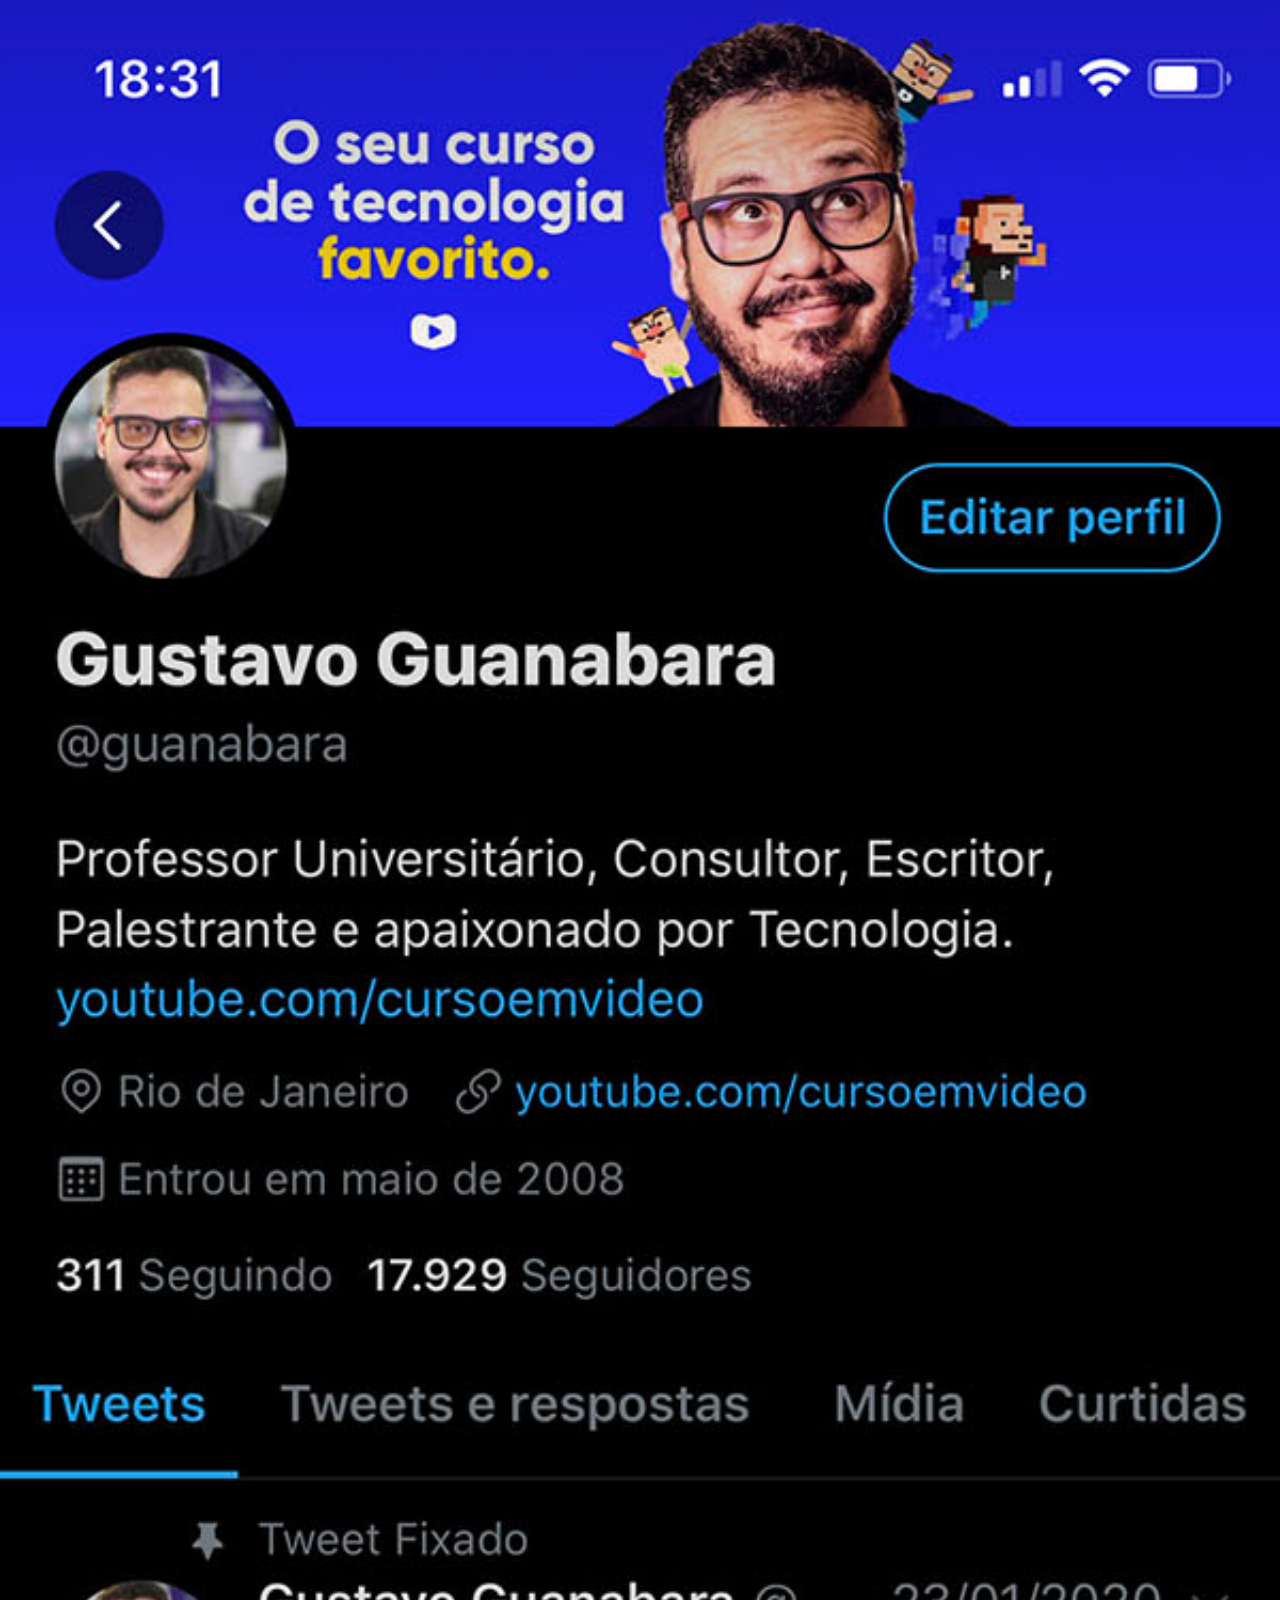
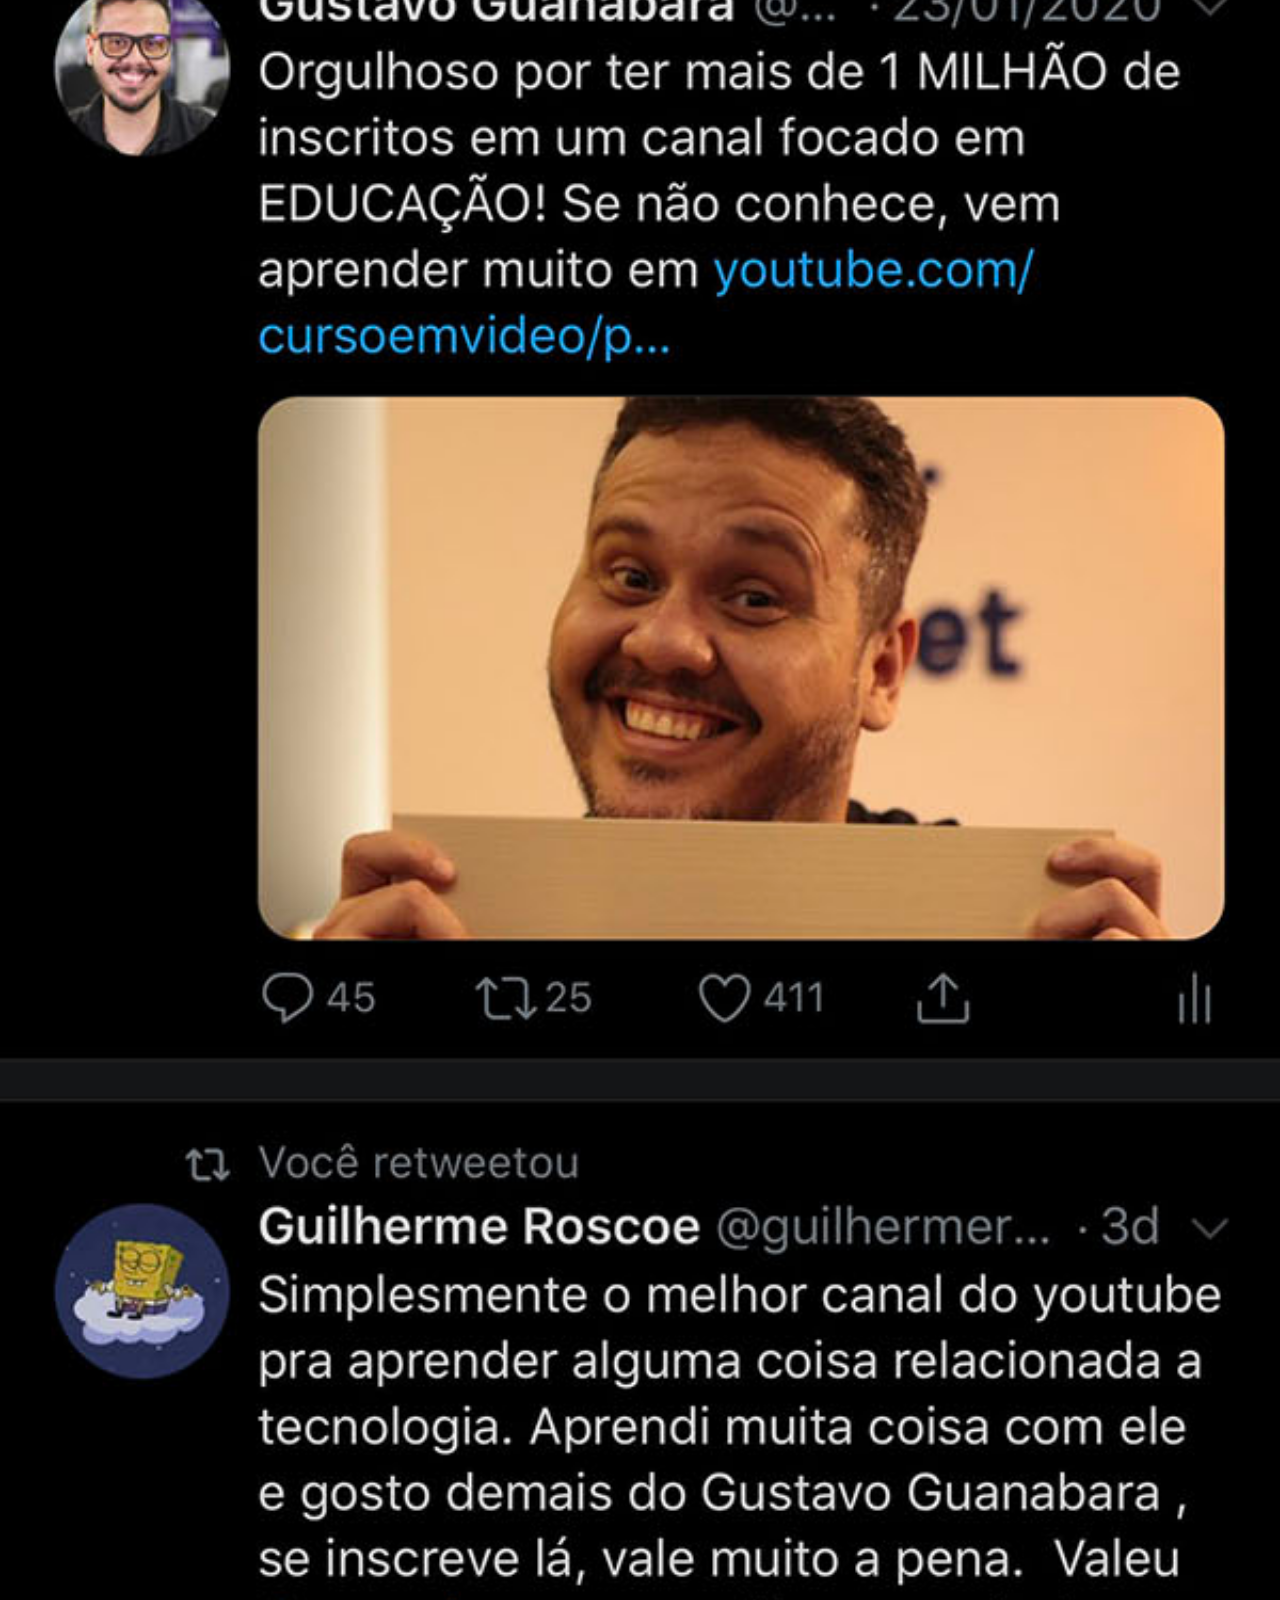
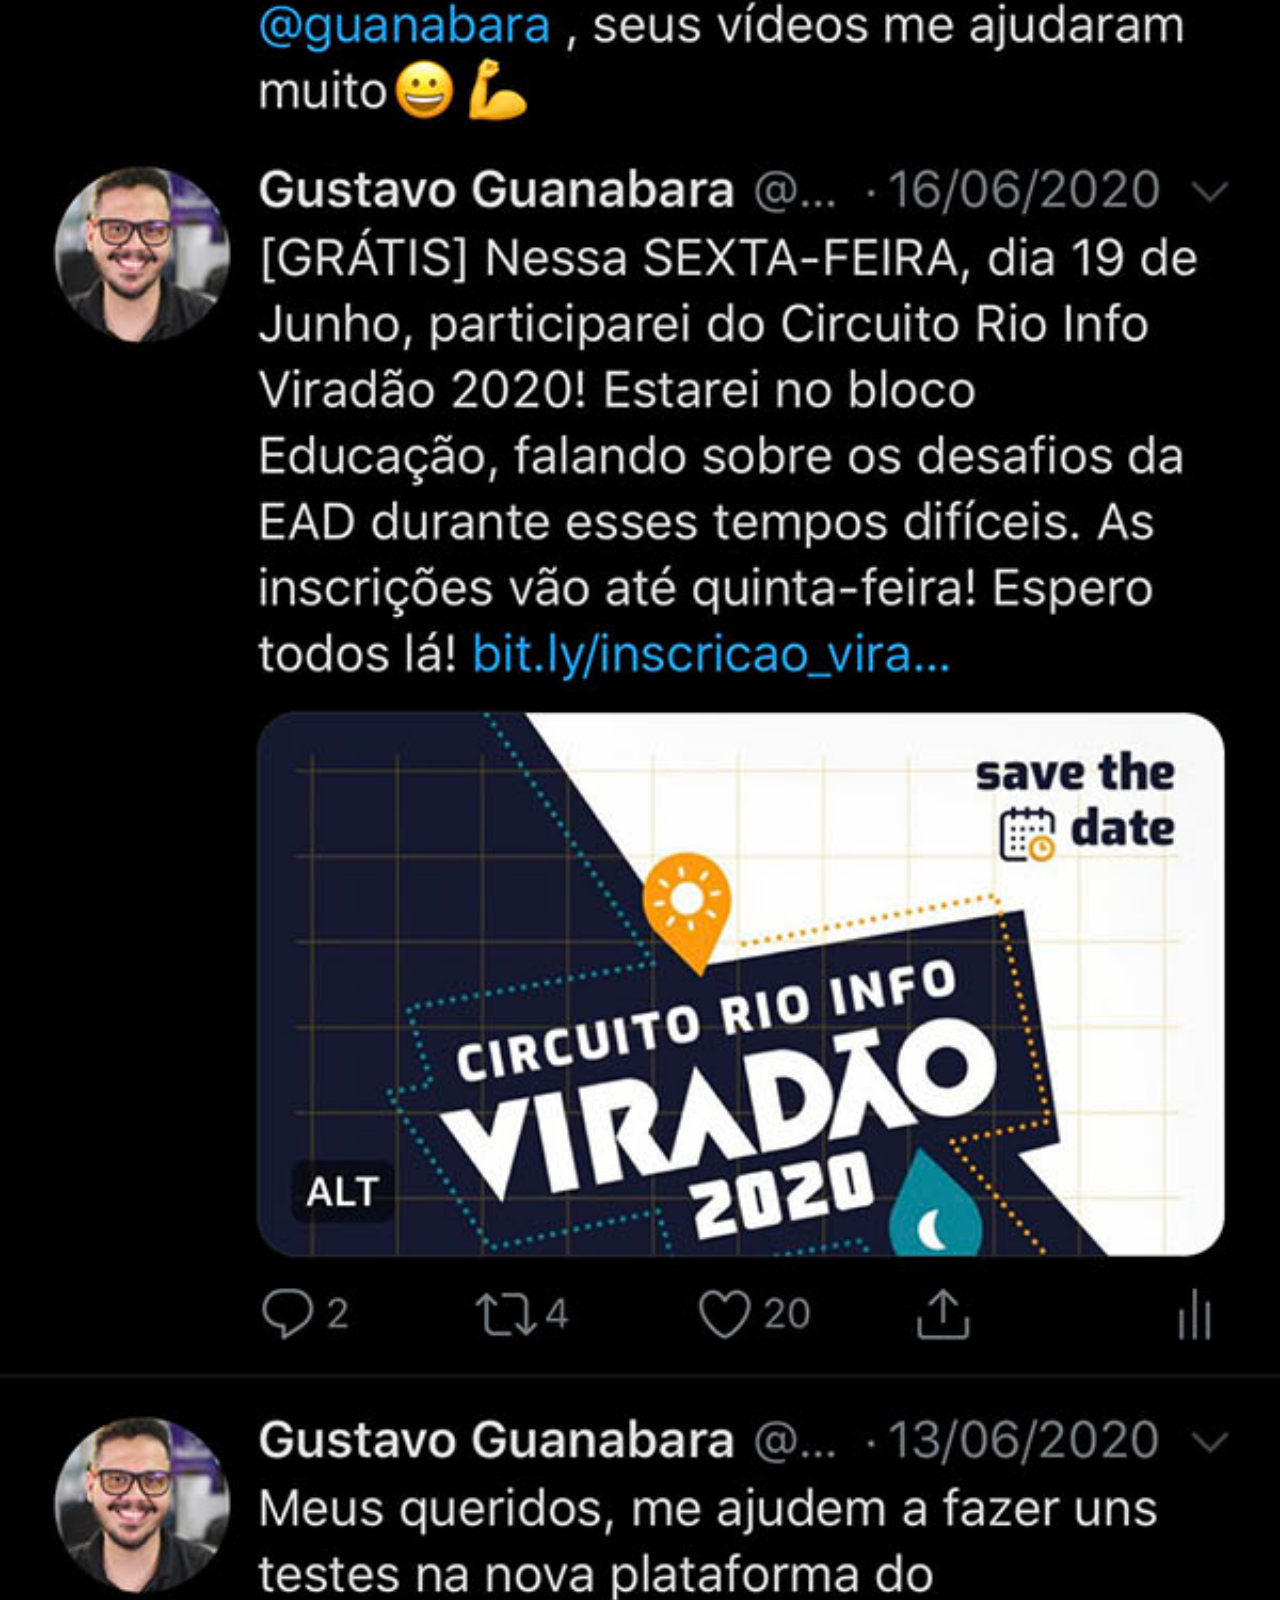
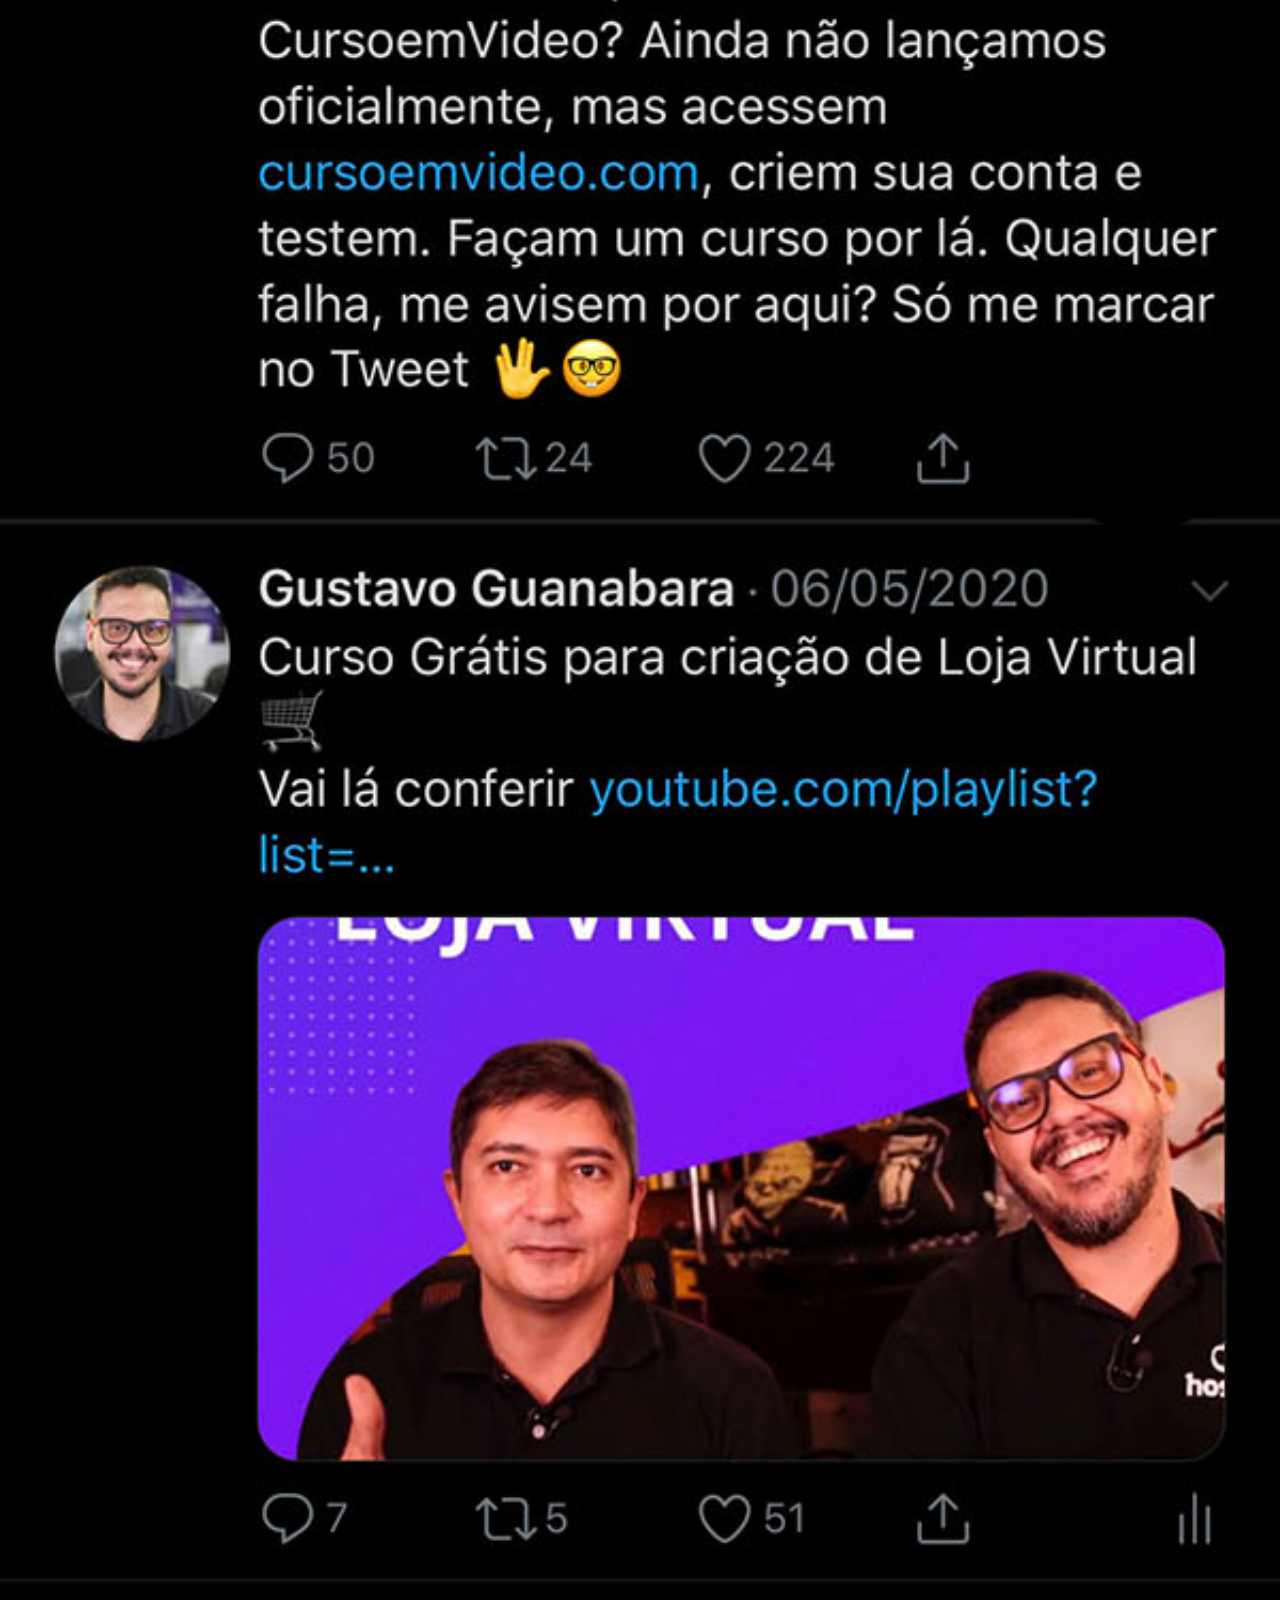
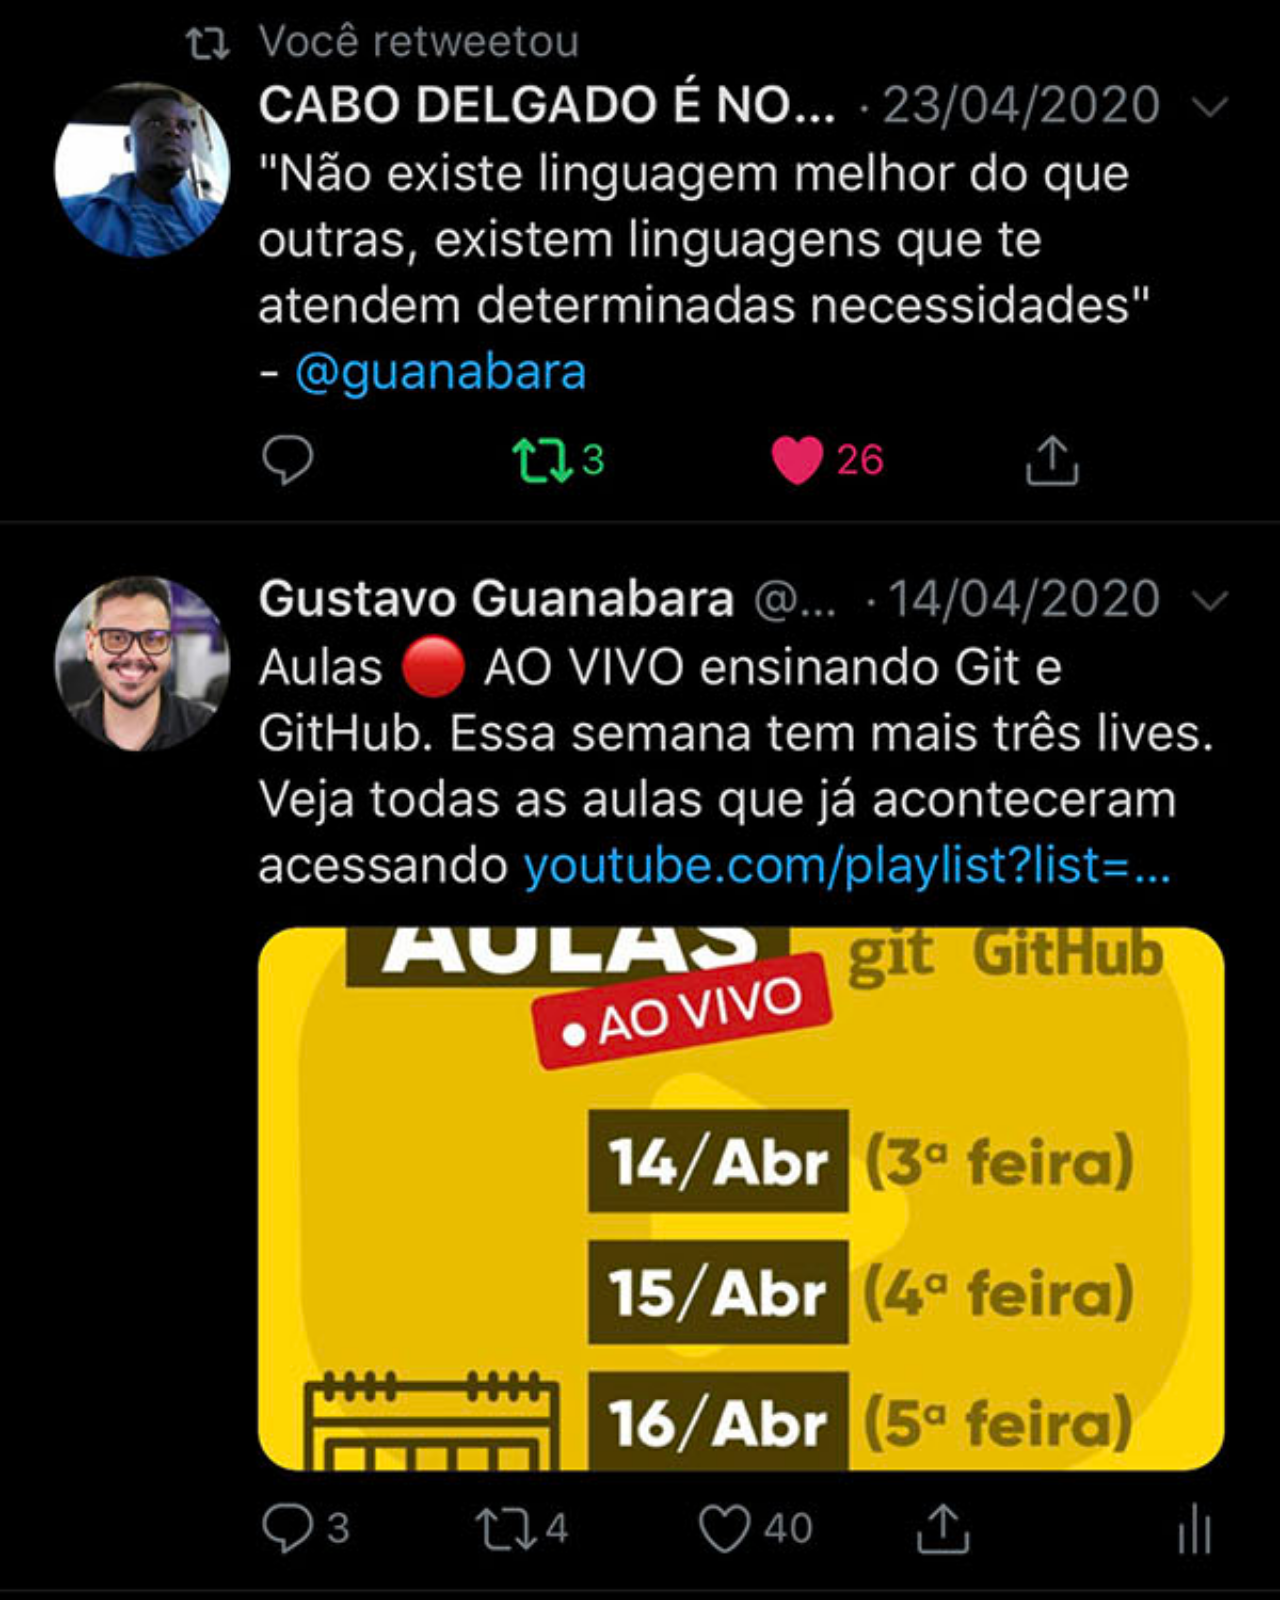
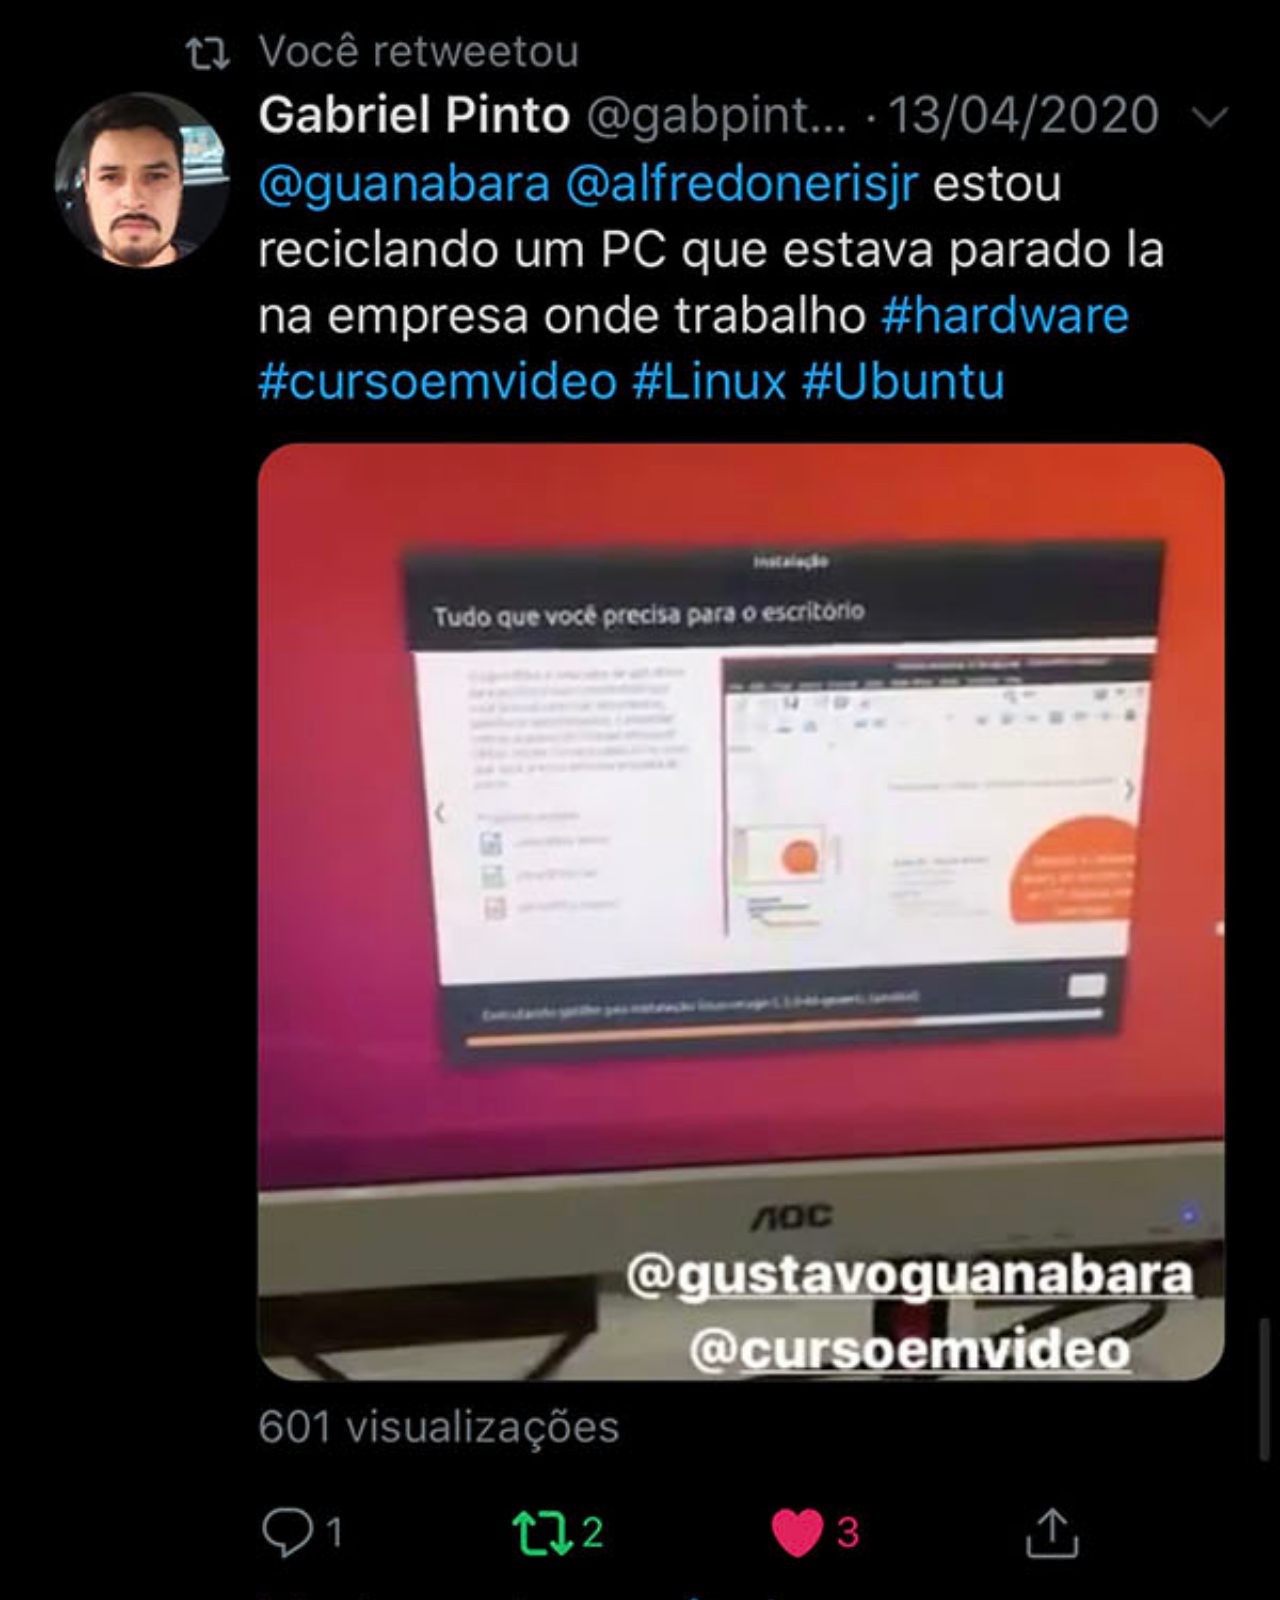
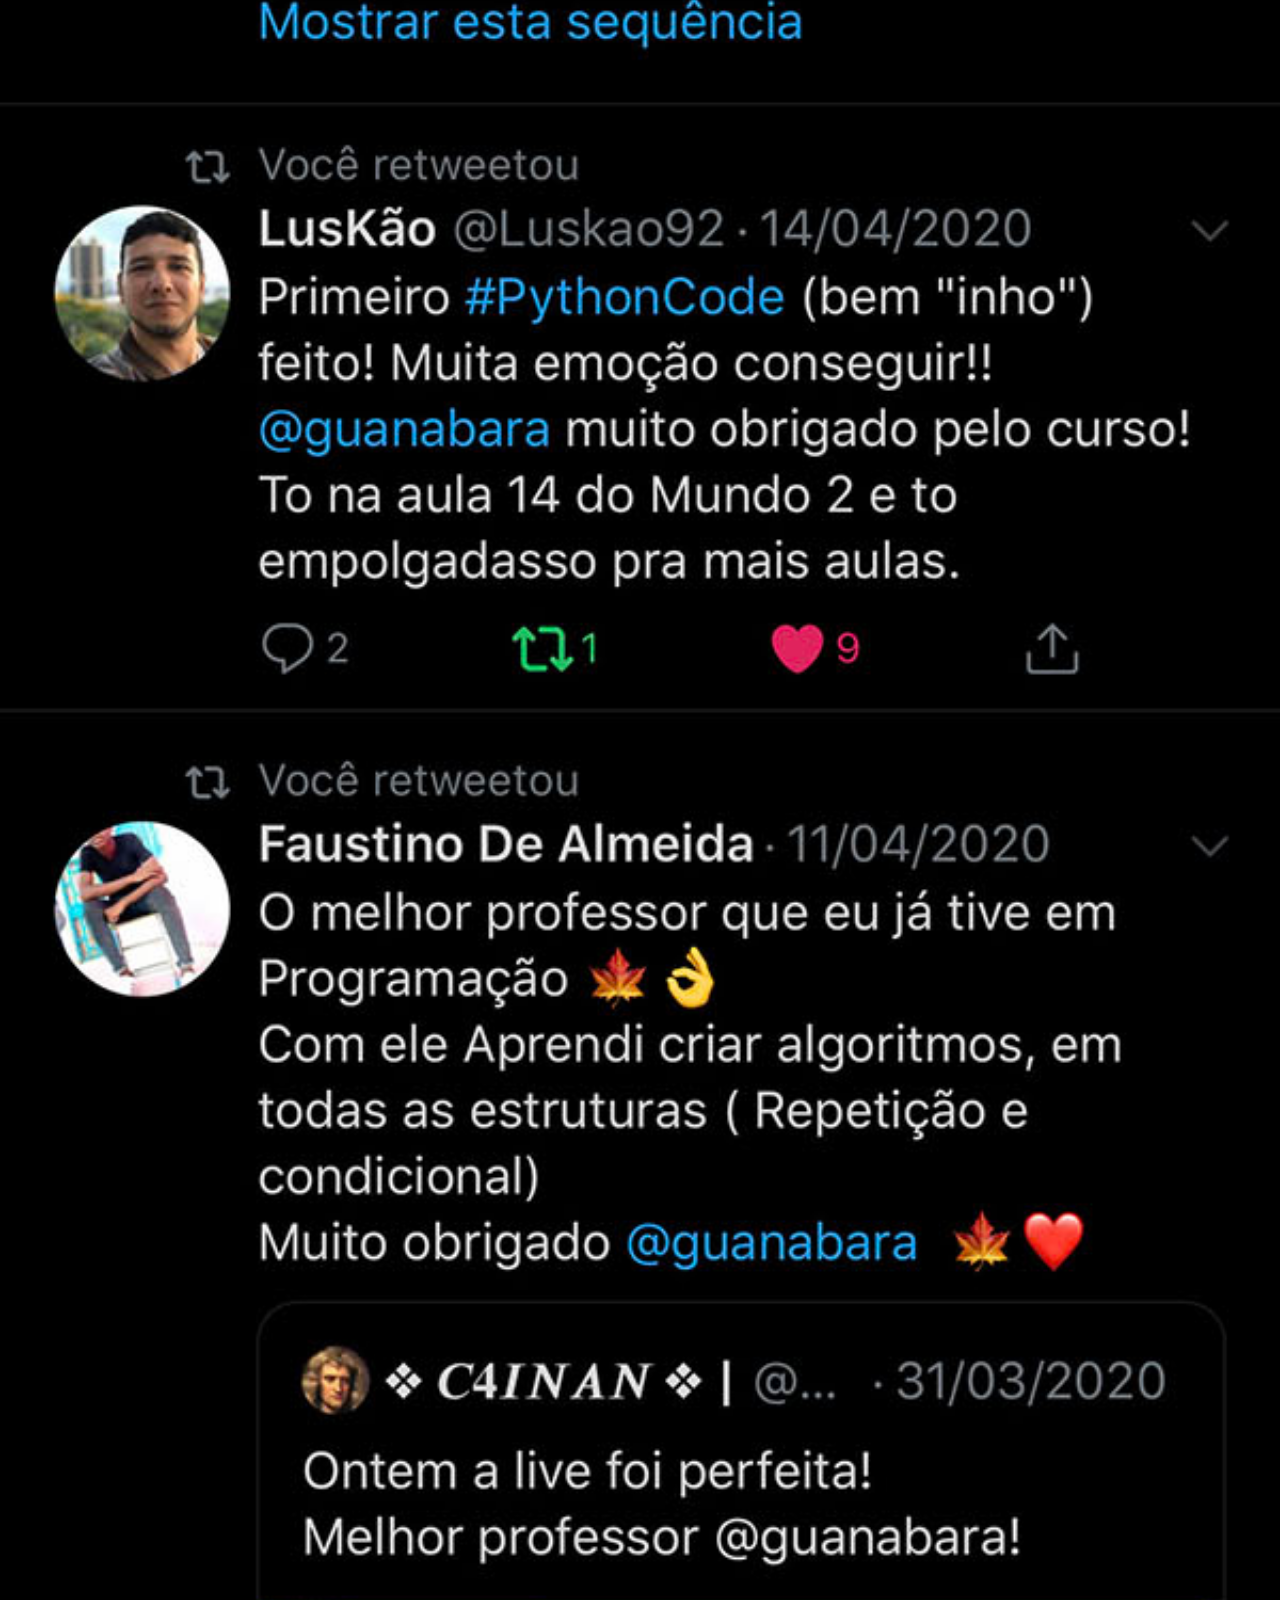
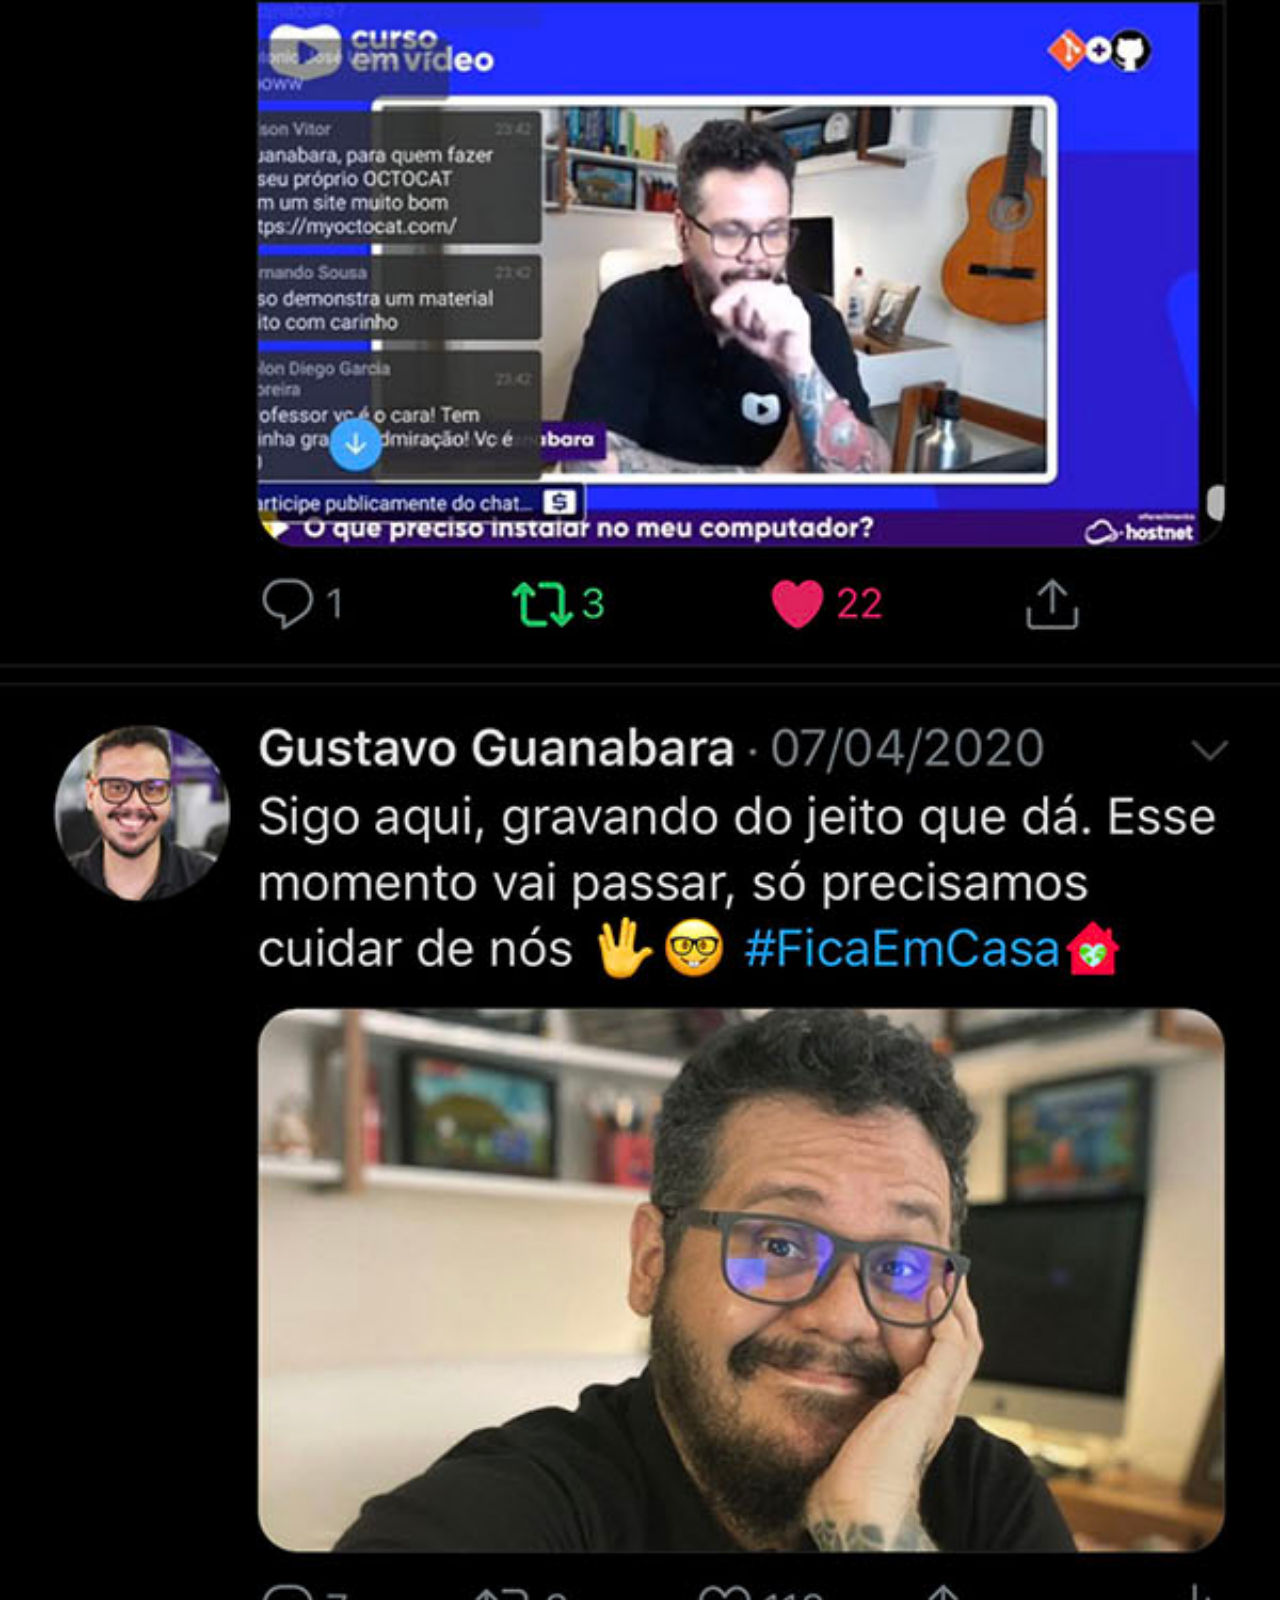
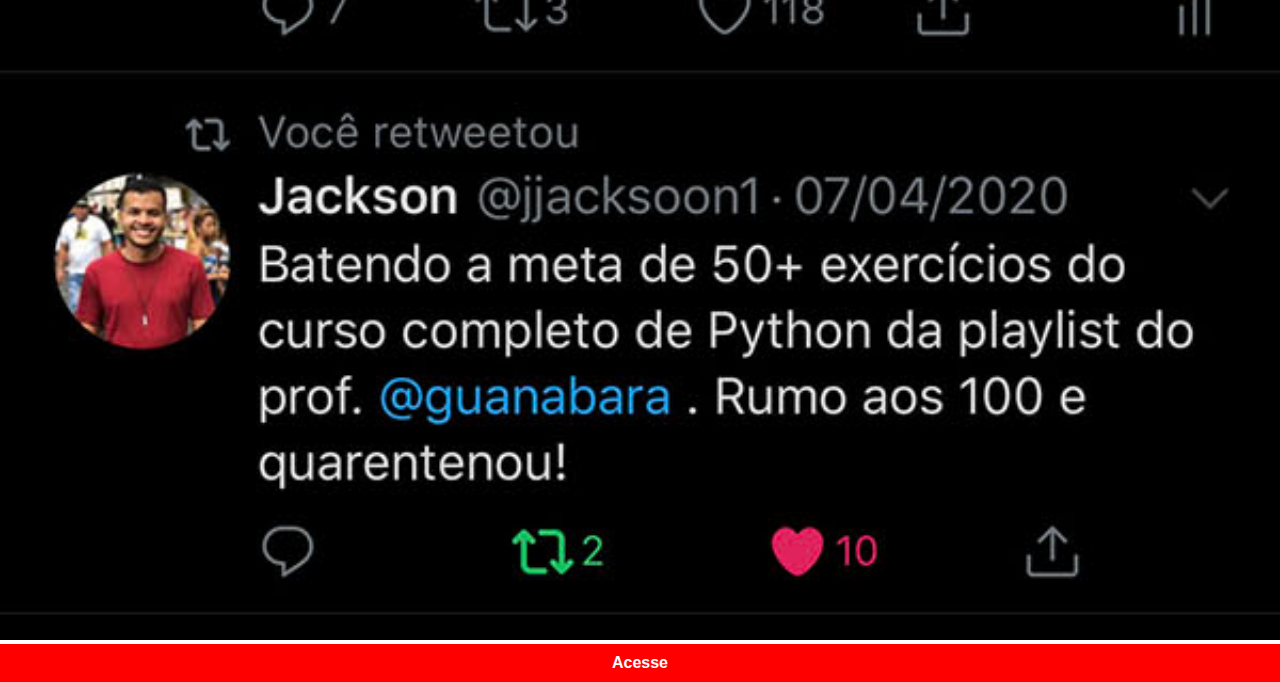
<file: twitter.html>
<!DOCTYPE html>
<html lang="pt-br">

<head>
  <meta charset="UTF-8" />
  <meta name="viewport" content="width=device-width, initial-scale=1.0" />
  <title>Youtube</title>
</head>
<link rel="stylesheet" href="styles/social.css" />

<body>
  <img src="imagens/tela-twitter.jpg" alt="twitter" />
  <a href="https://www.x.com">Acesse</a>
</body>

</html>
</file>
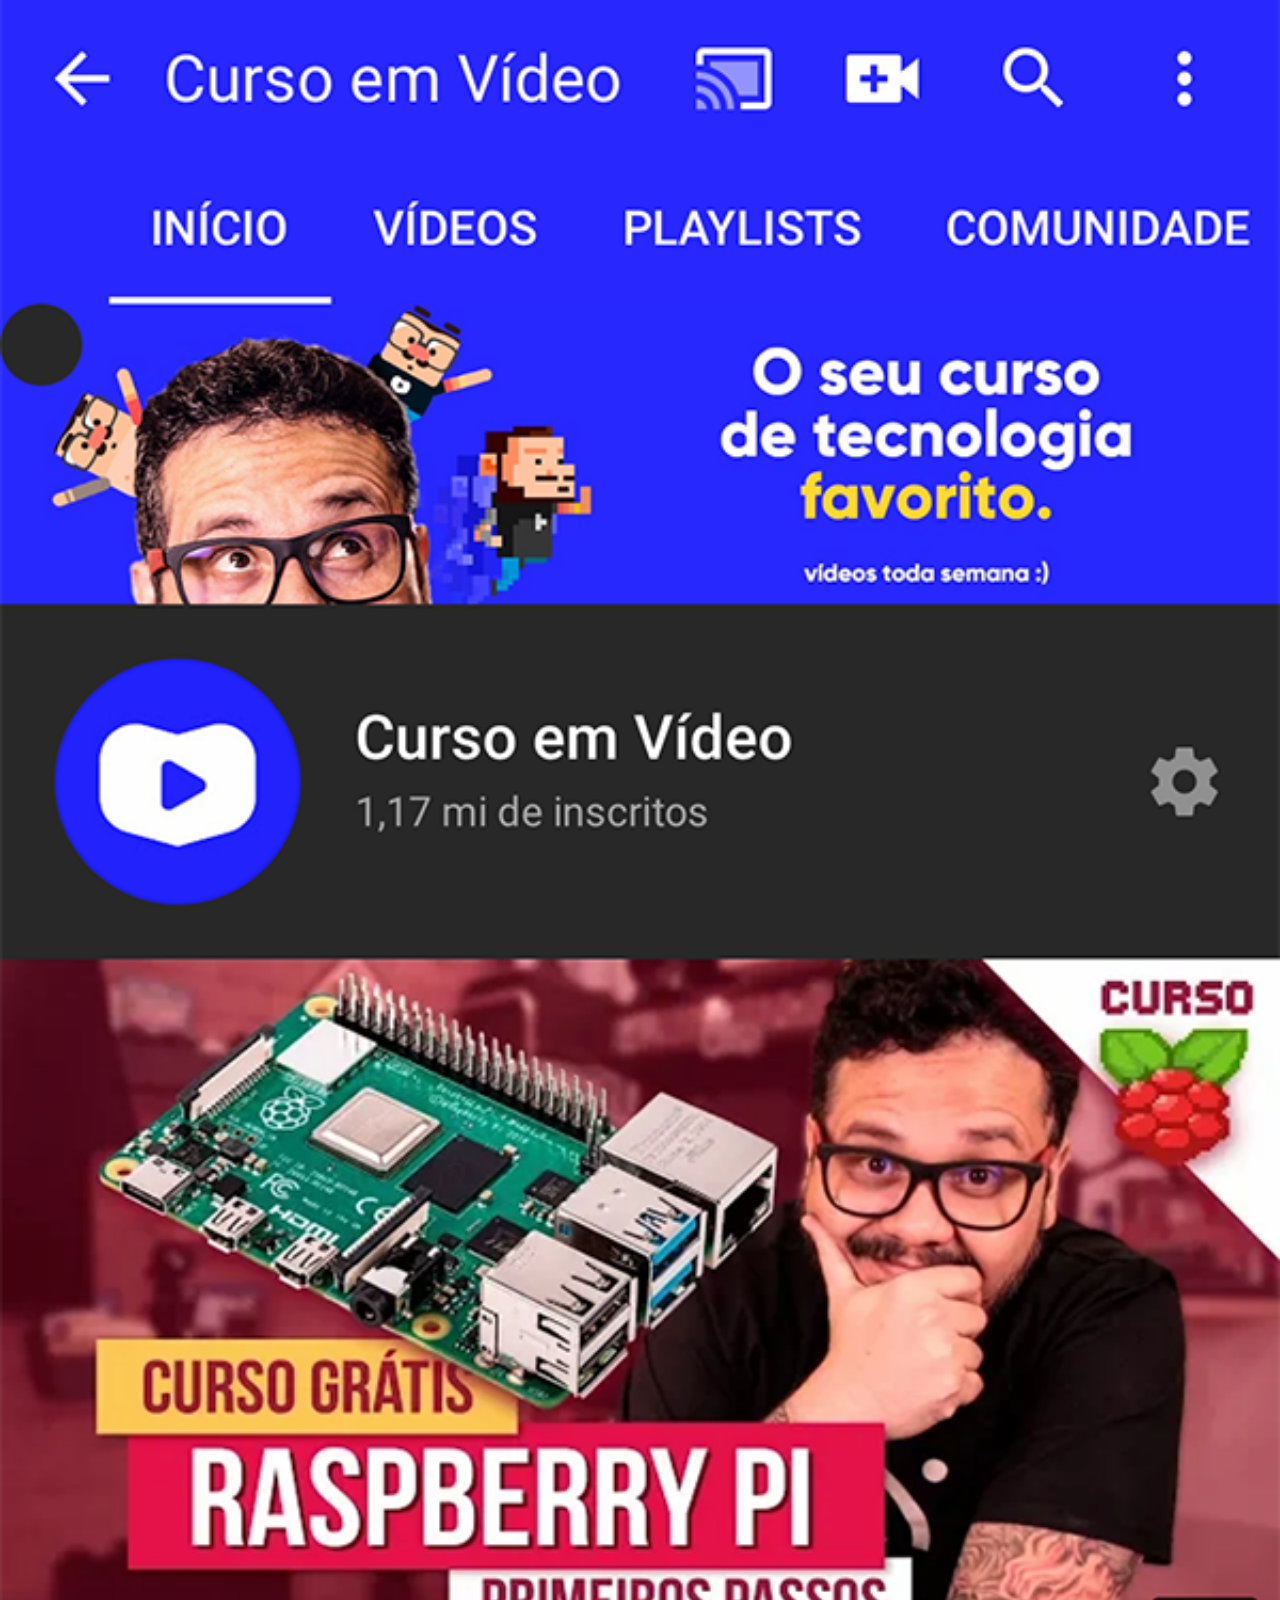
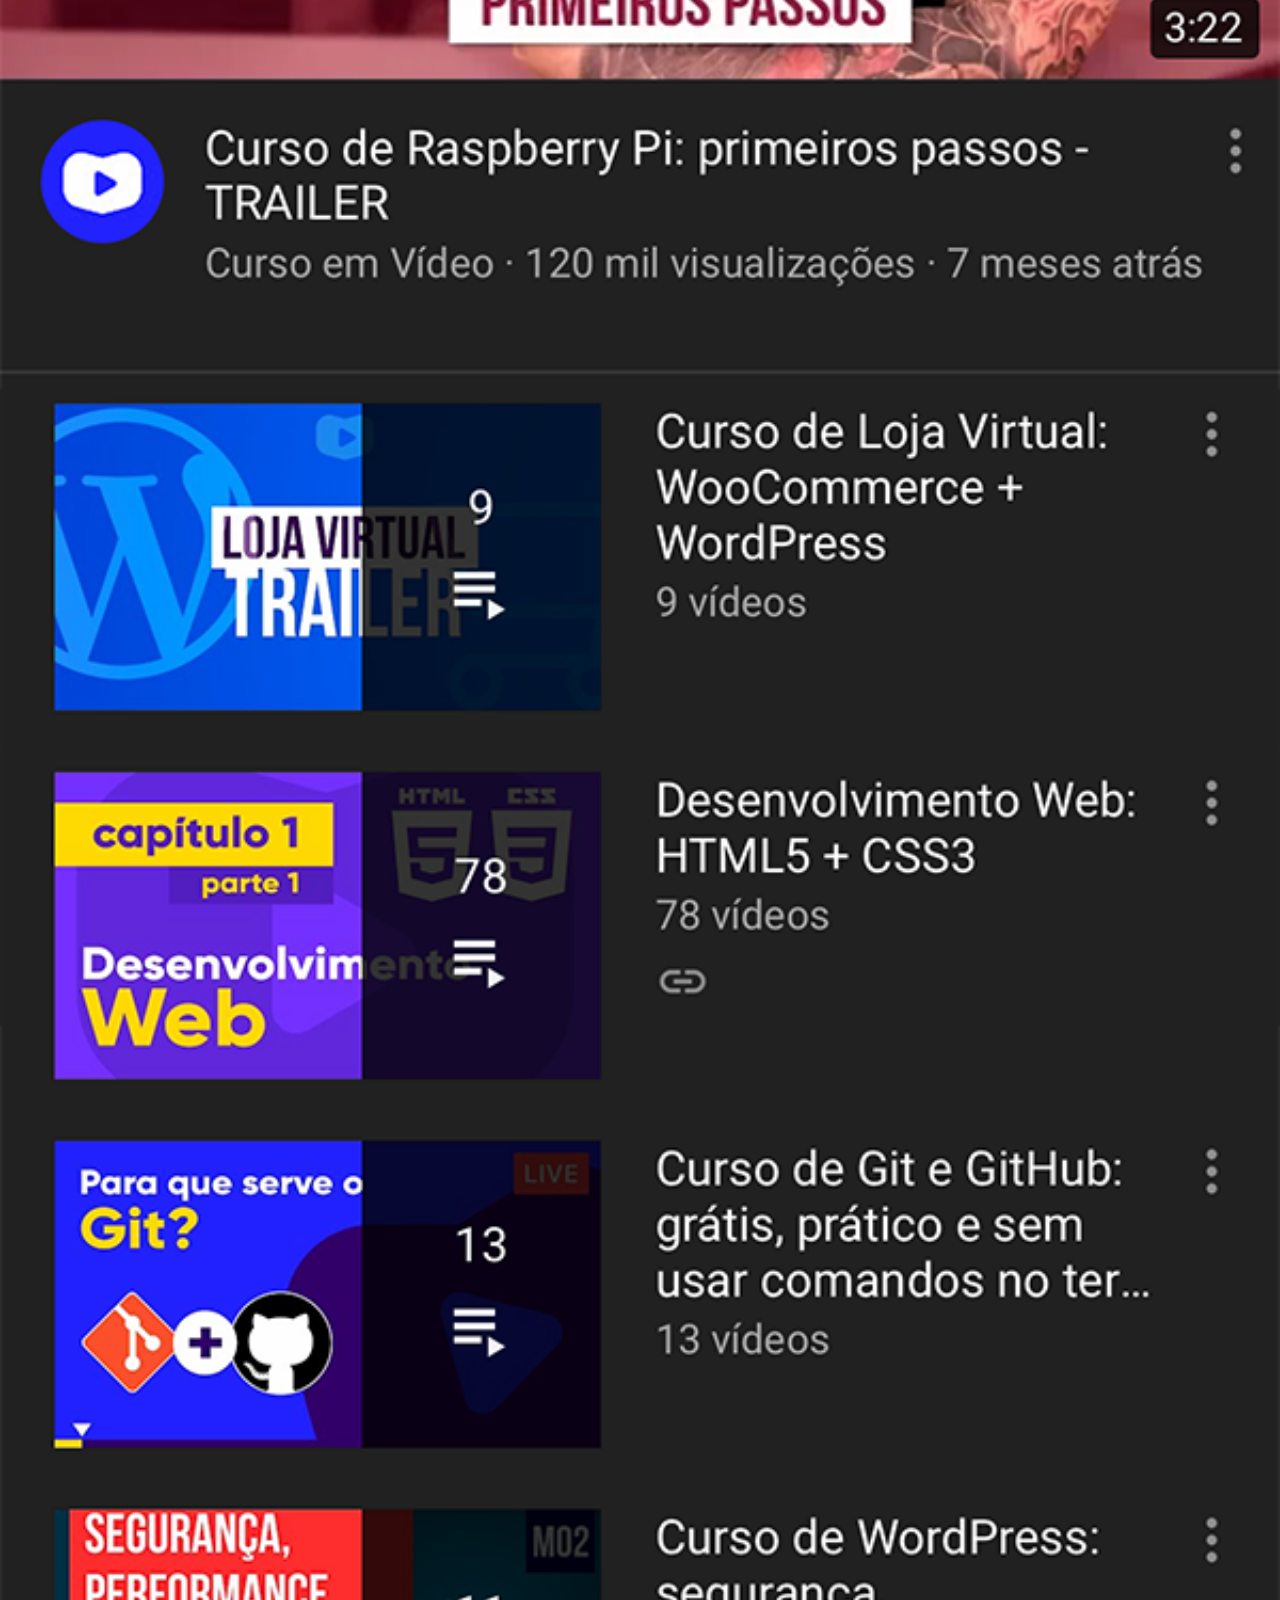
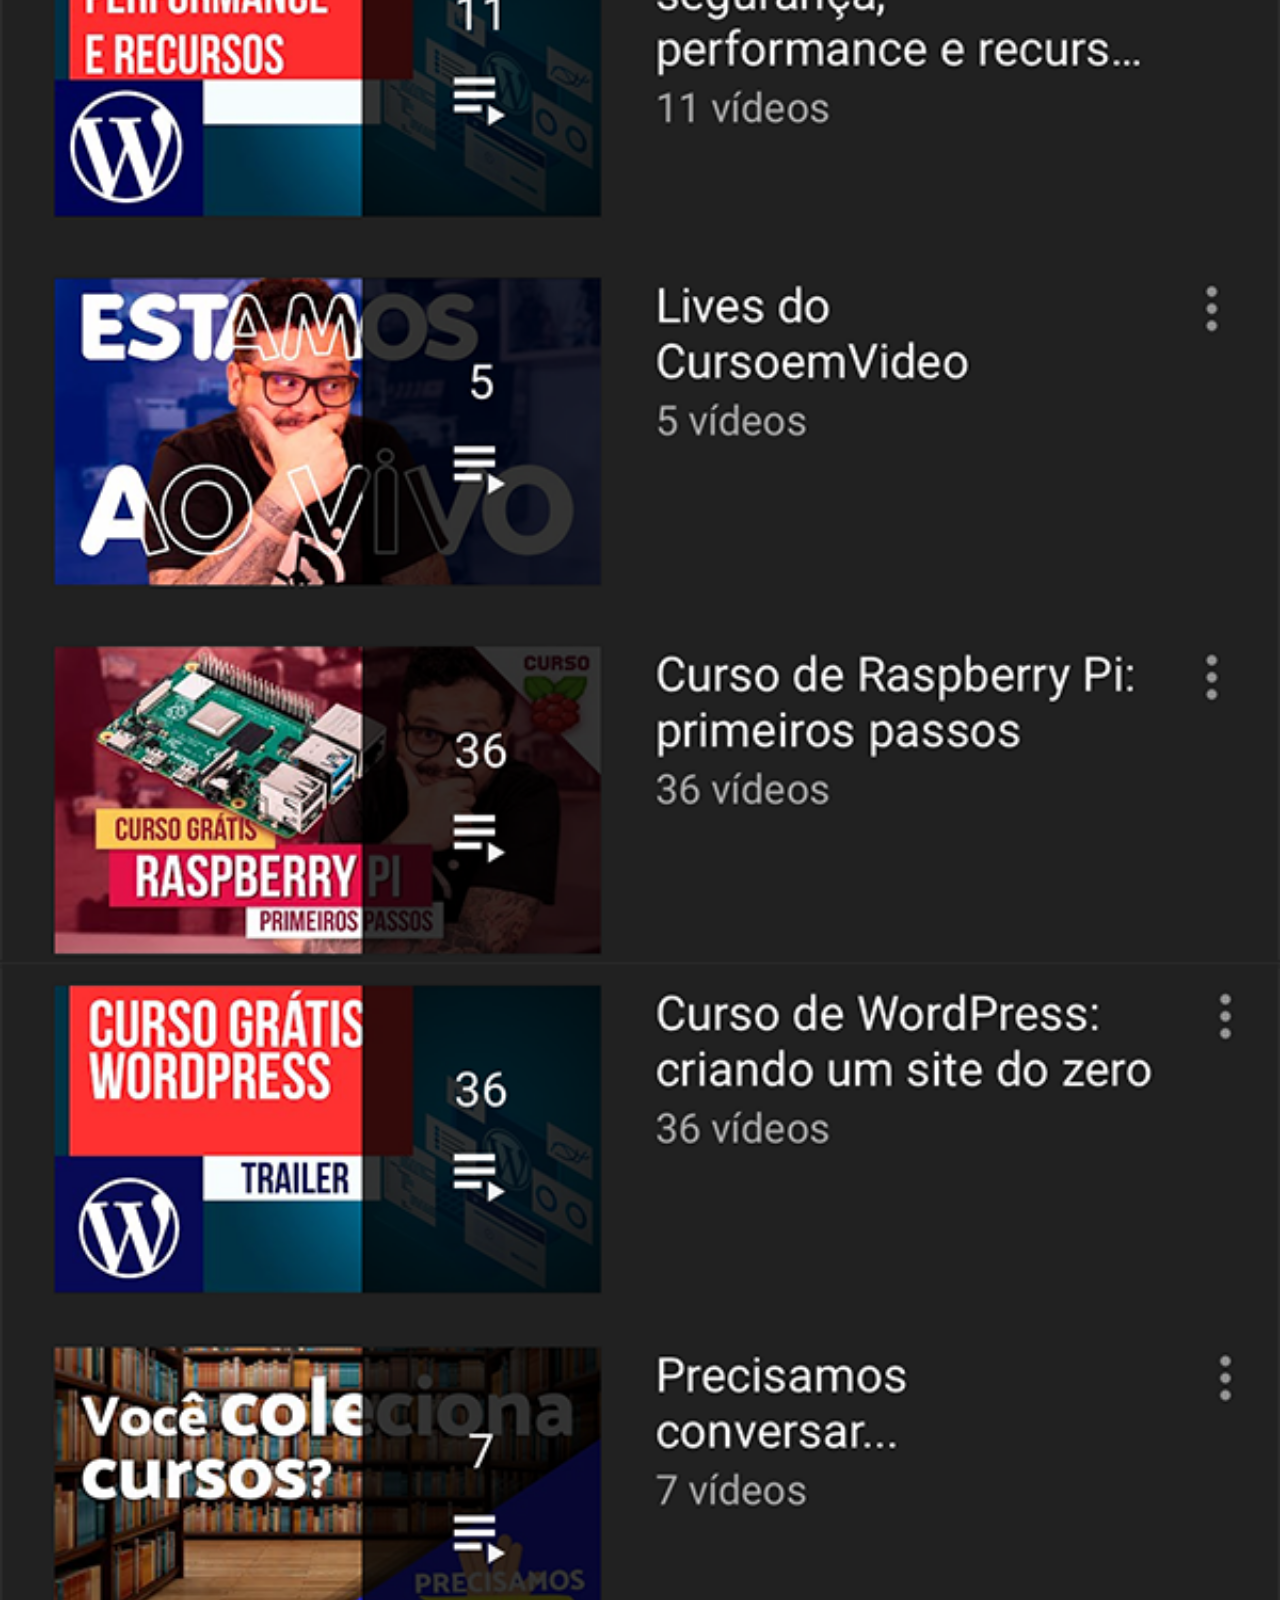
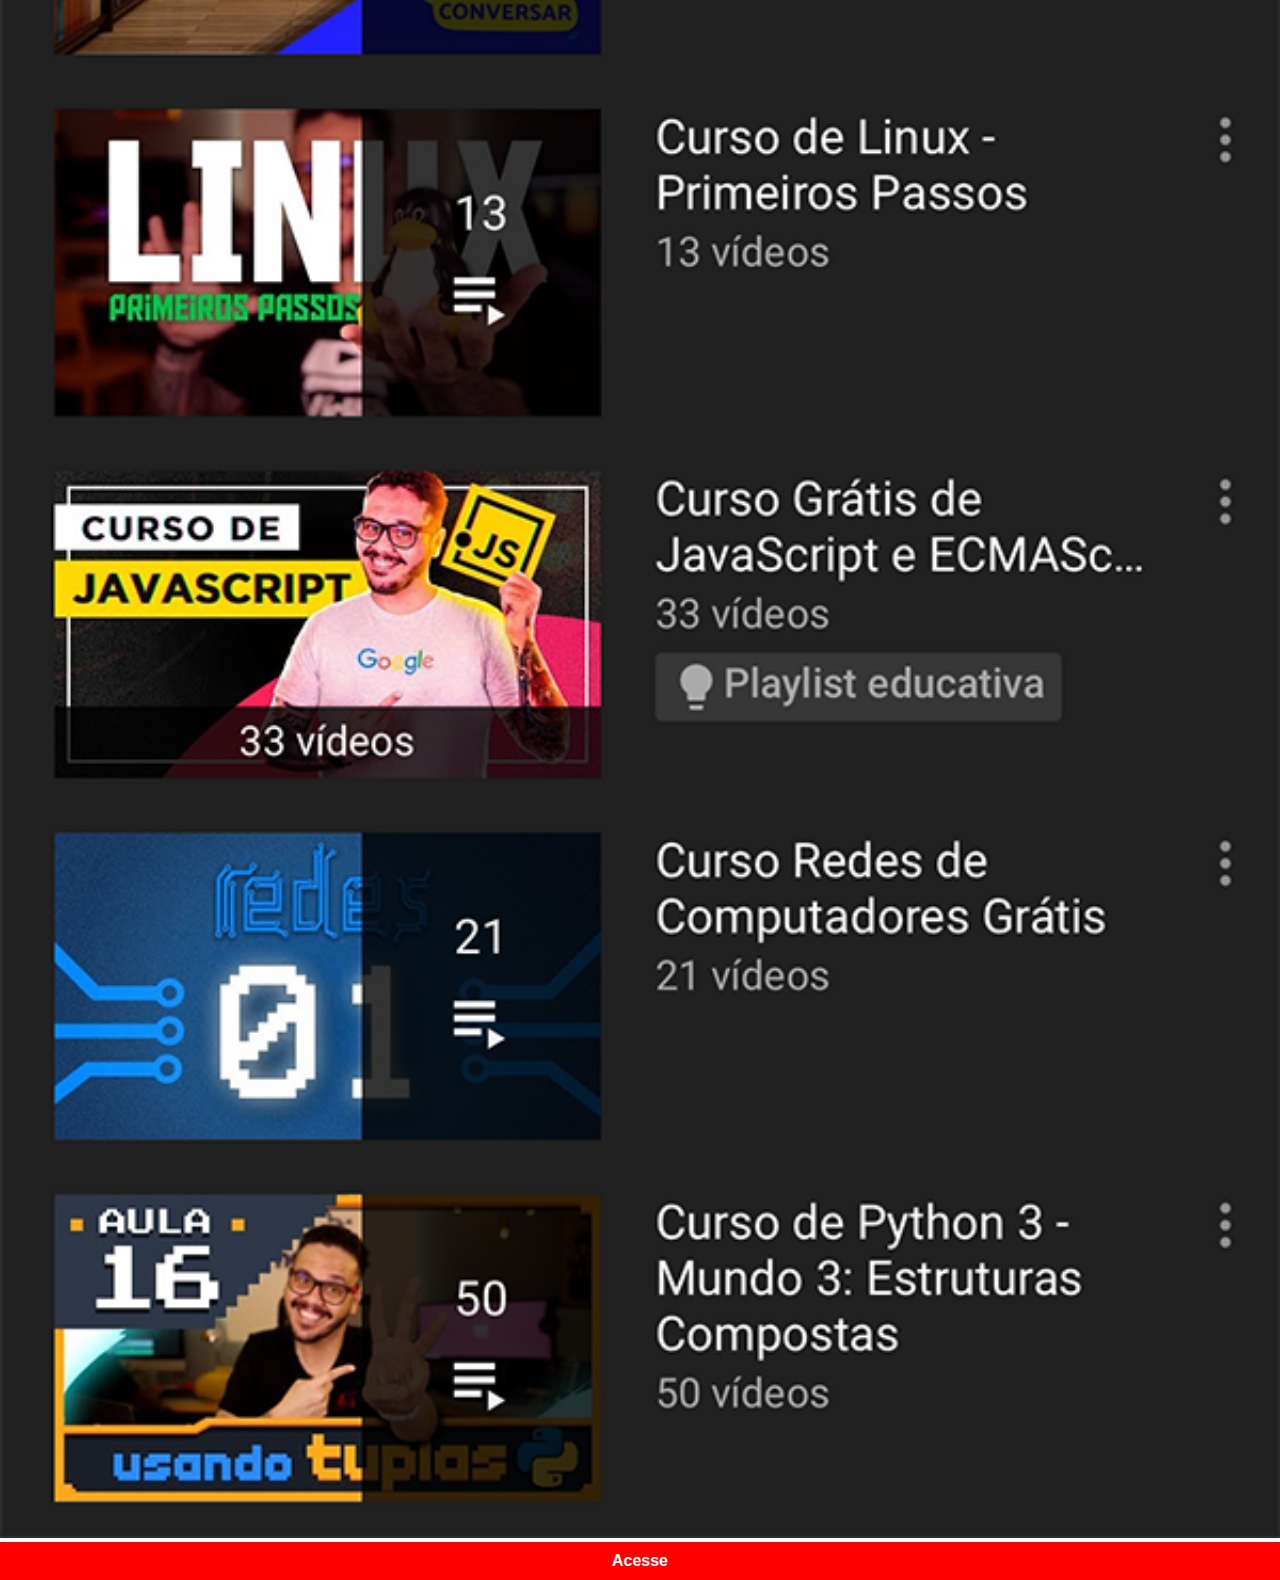
<file: youtube.html>
<!DOCTYPE html>
<html lang="pt-br">

<head>
  <meta charset="UTF-8" />
  <meta name="viewport" content="width=device-width, initial-scale=1.0" />
  <title>Youtube</title>
</head>
<link rel="stylesheet" href="styles/social.css" />

<body>
  <img src="imagens/tela-youtube.png" alt="youtube" />
  <a href="https://www.youtube.com/user/cursoemvideo">Acesse</a>
</body>

</html>
</file>
<file: styles/style.css>
@charset "UTF-8";

* {
  margin: 0;
  padding: 0;
  font-family: Arial, Helvetica, sans-serif;
}

html,
body {
  width: 100vw;
  height: 100vh;
  background-color: black;
}

body {
  background: url("../imagens/fundo-madeira.jpg") no-repeat top center;
  background-size: cover;
  background-attachment: fixed;
}

main {
  height: 100vh;
  position: relative;
}

section#telefone {
  width: 311px;
  height: 627px;
  position: absolute;
  top: 50%;
  left: 50%;
  transform: translate(-50%, -50%);
  background: url("../imagens/frame-iphone.png") no-repeat;
}

iframe#tela {
  position: relative;
  top: 81px;
  left: 23px;
  width: 265px;
  height: 470px;
}

section#redes-sociais {
  text-align: right;
}

section#redes-sociais img {
  width: 50px;
  margin: 10px;
  border-radius: 50%;
  box-shadow: 2px 2px 5px black;
  box-sizing: border-box;
}

section#redes-sociais img:hover {
  border: 2px solid rgba(255, 255, 255, 0.6);
  transform: translate(-3px, -3px);
  transition: transform 0.5s, border 0.3s;
  box-shadow: 5px 5px 10px black;
}
</file>
<file: styles/social.css>
* {
  margin: 0px;
  padding: 0px;
  font-family: Arial, Helvetica, sans-serif;
}

::-webkit-scrollbar {
  width: 0;
  height: 0;
}

img {
  width: 100vw;
}

a {
  display: block;
  background-color: red;
  color: white;
  padding: 10px;
  text-align: center;
  font-weight: bolder;
  text-decoration: none;
}

a:hover {
  background-color: darkred;
}
</file>
